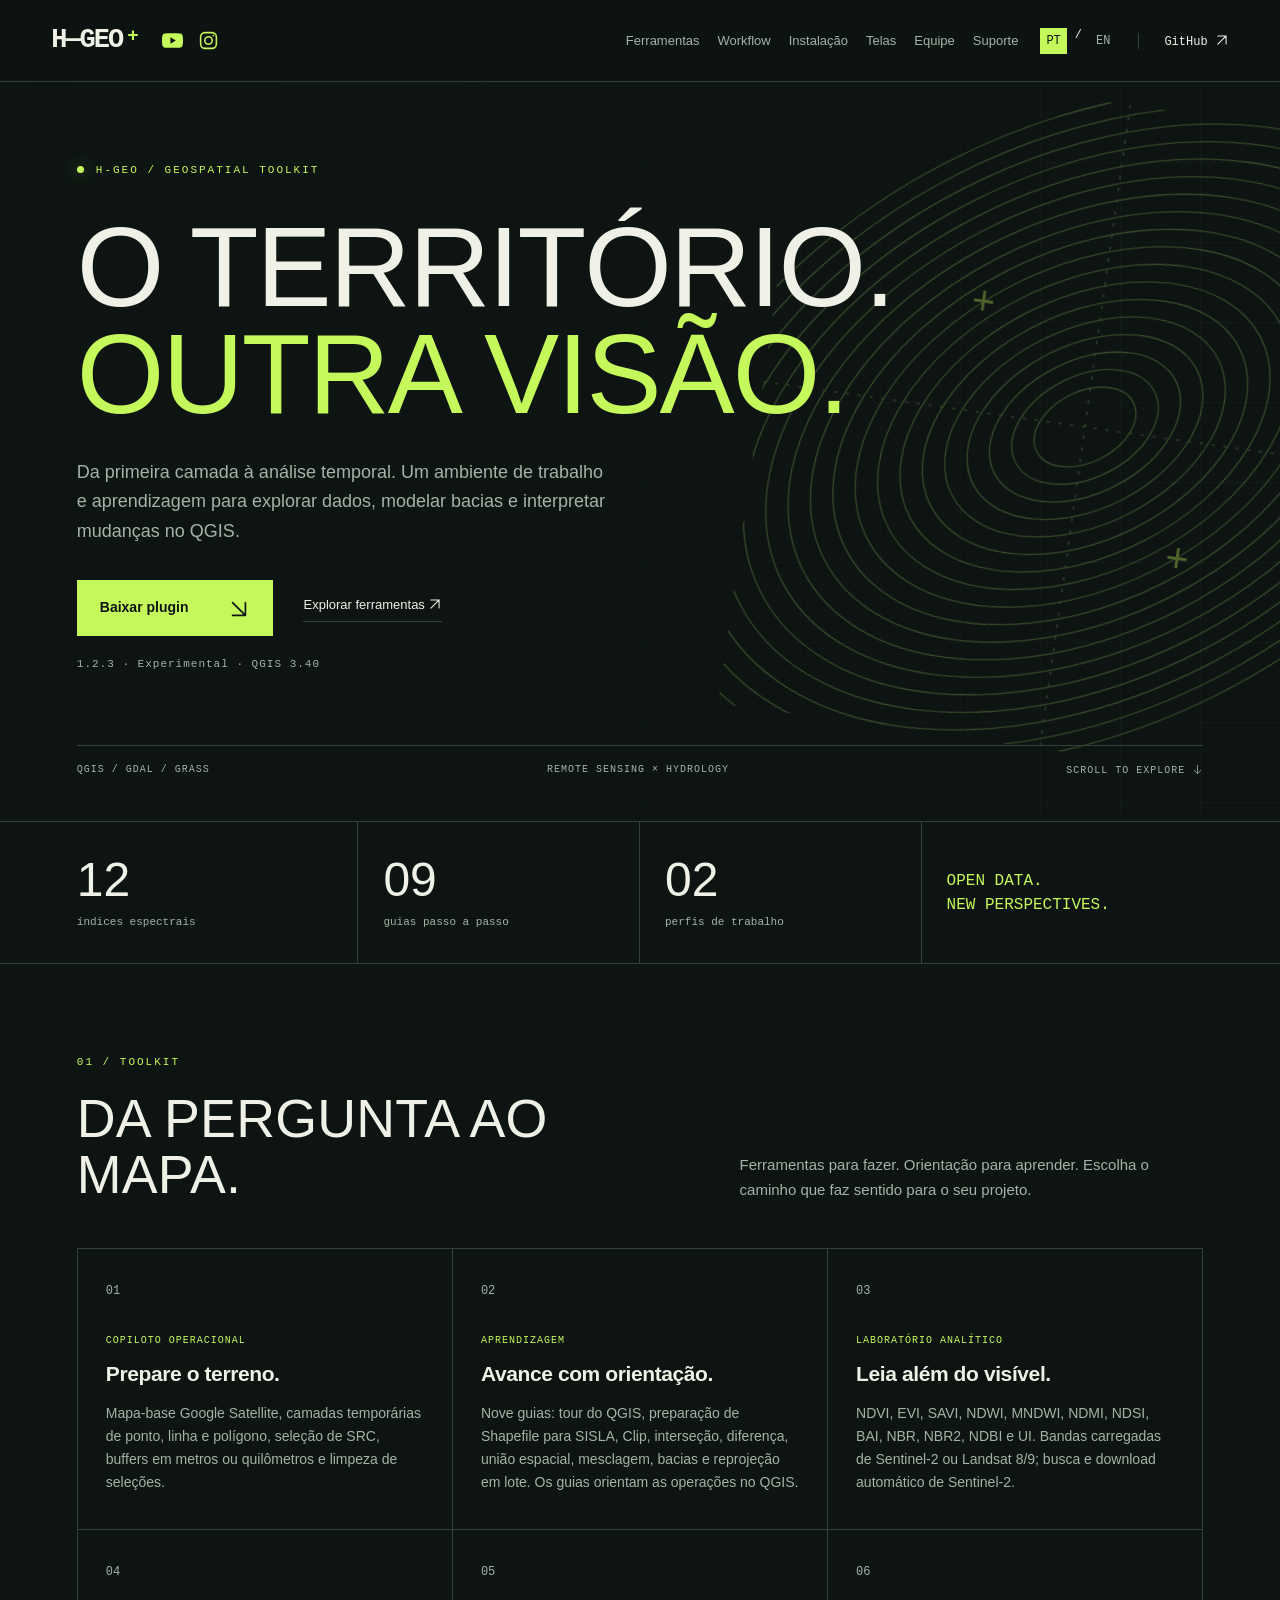
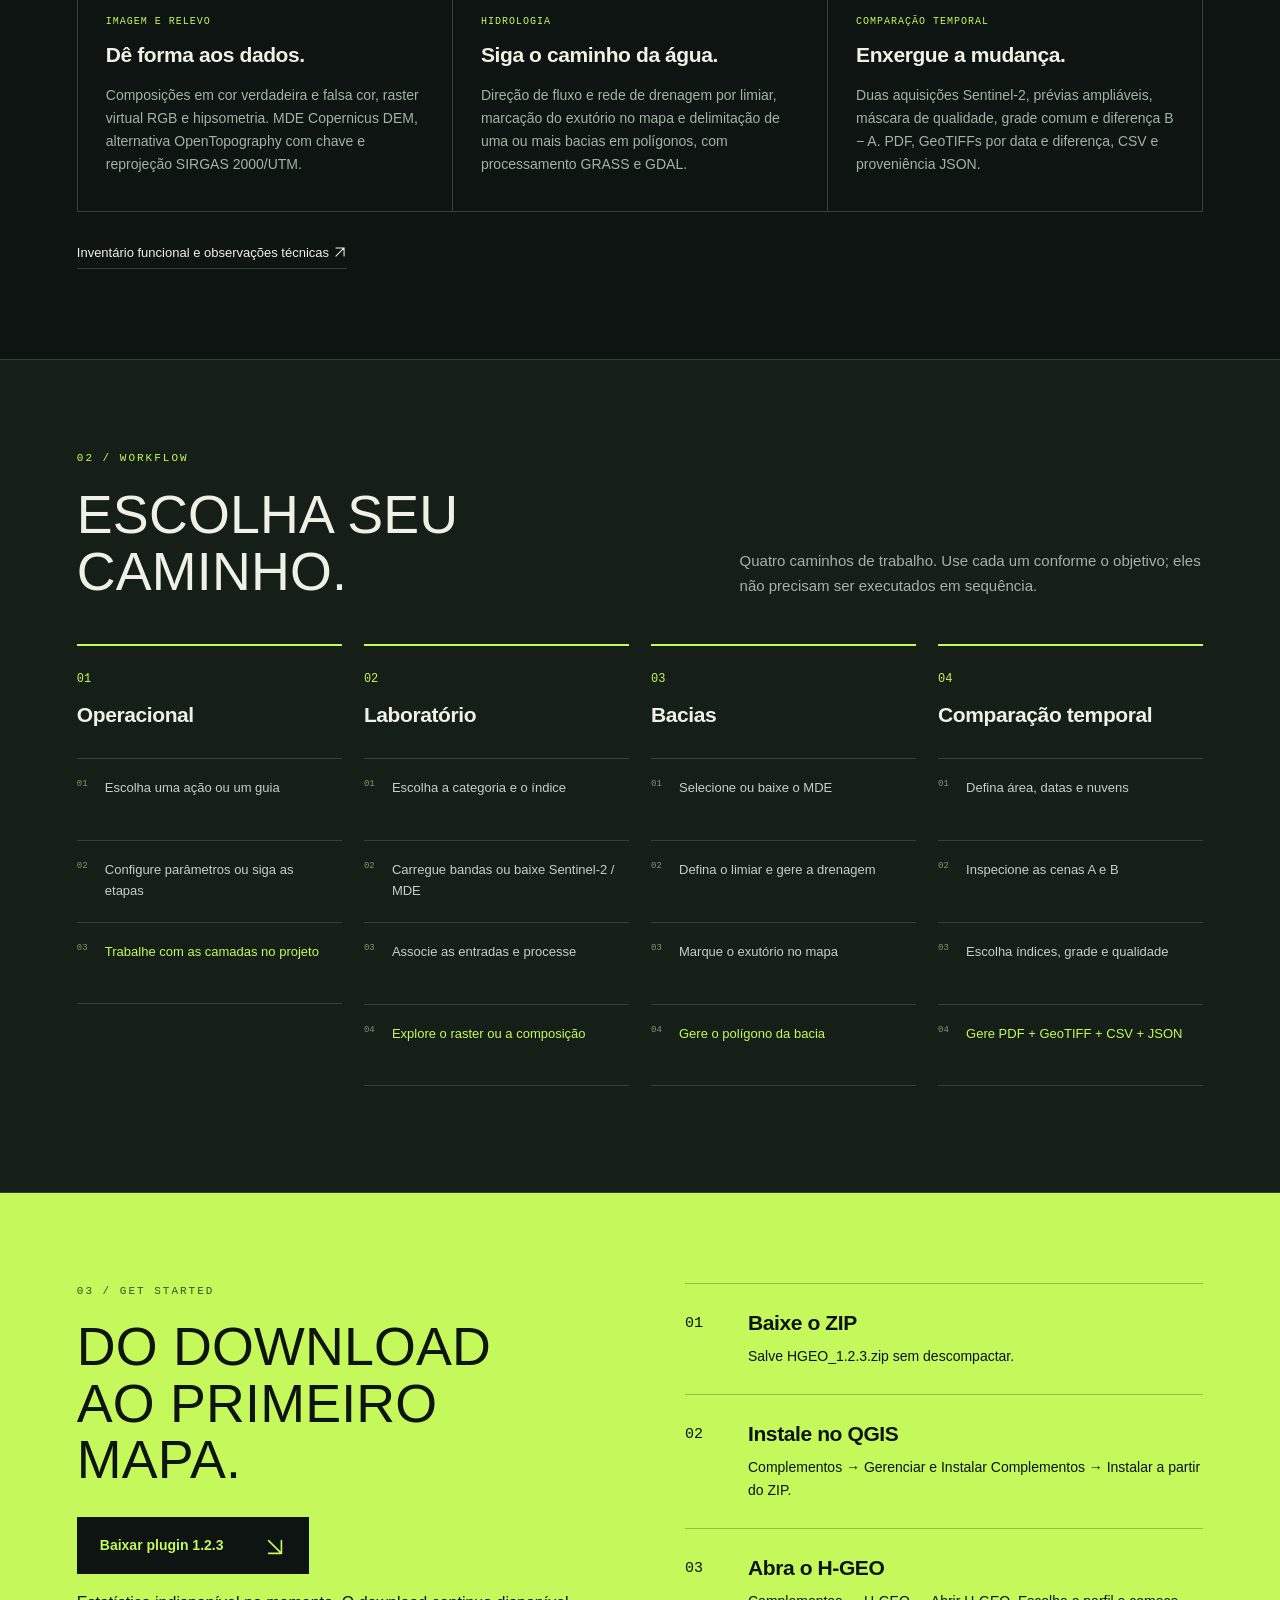
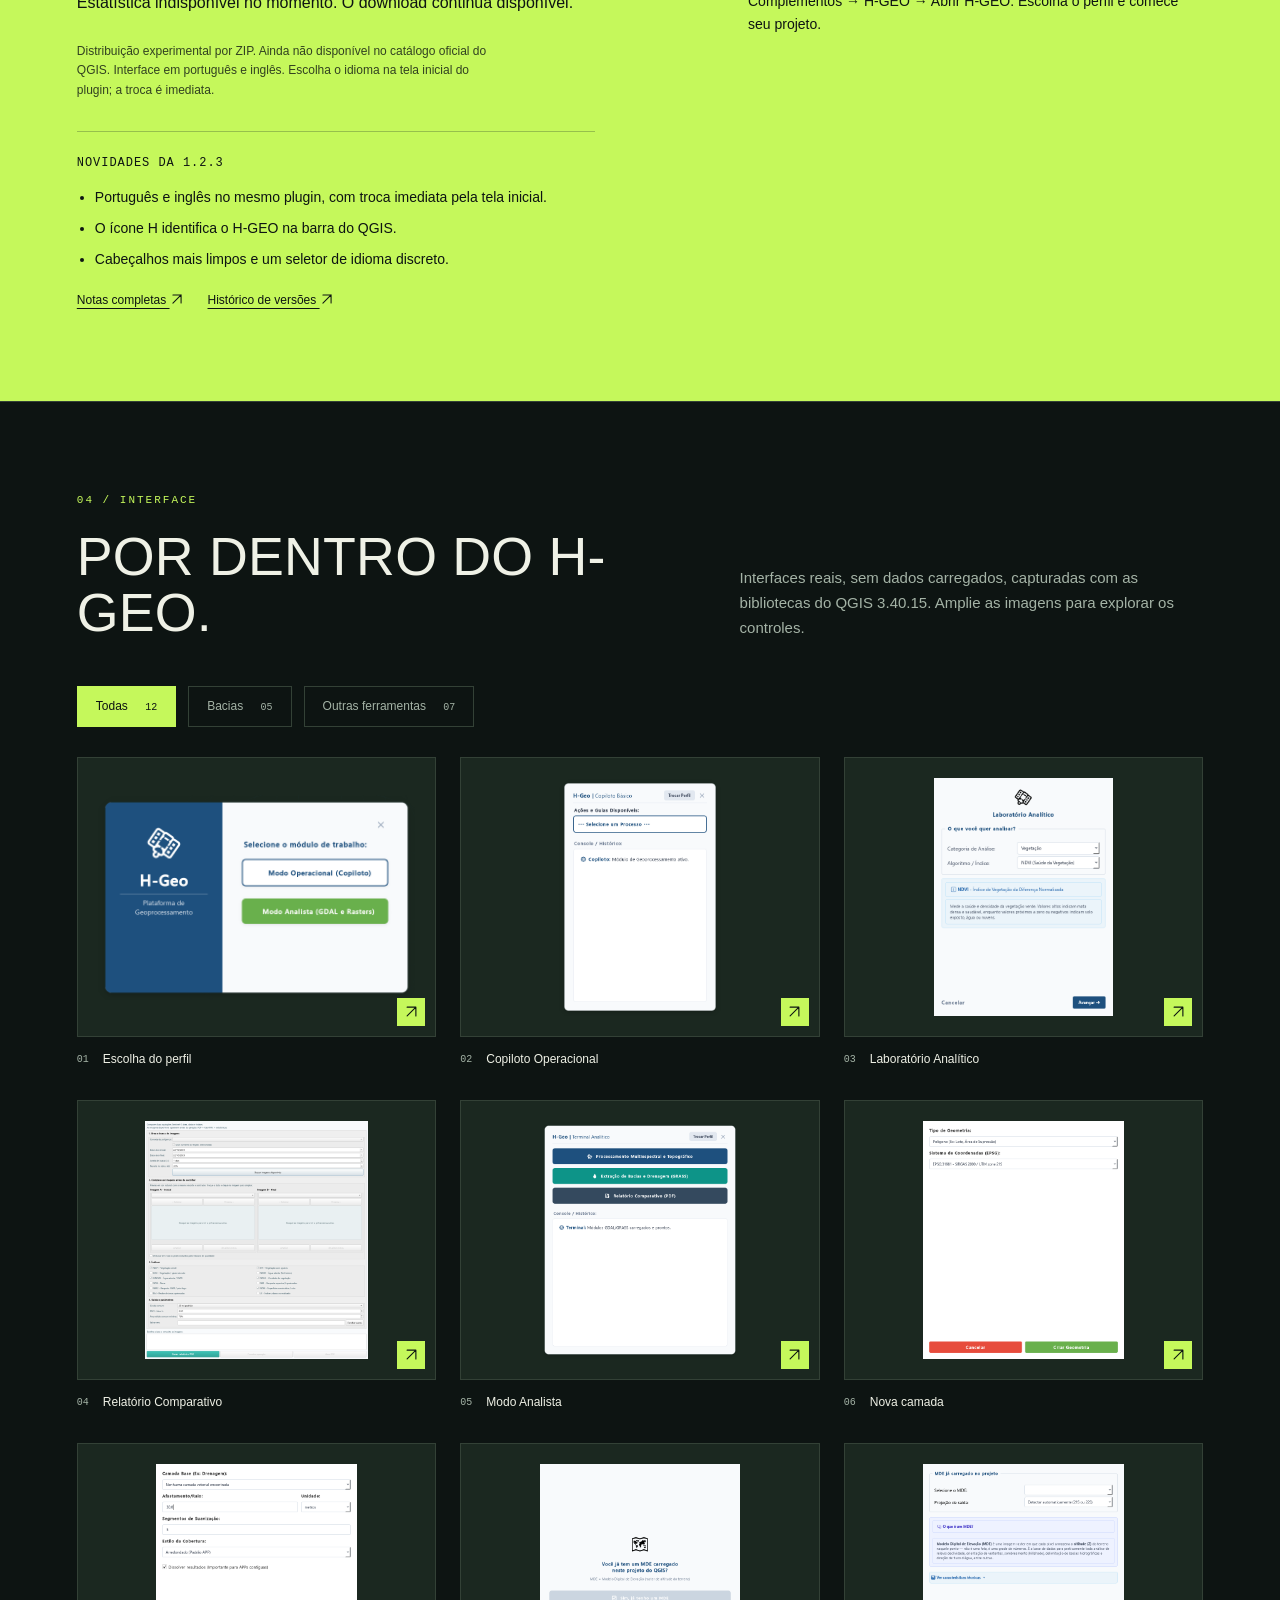
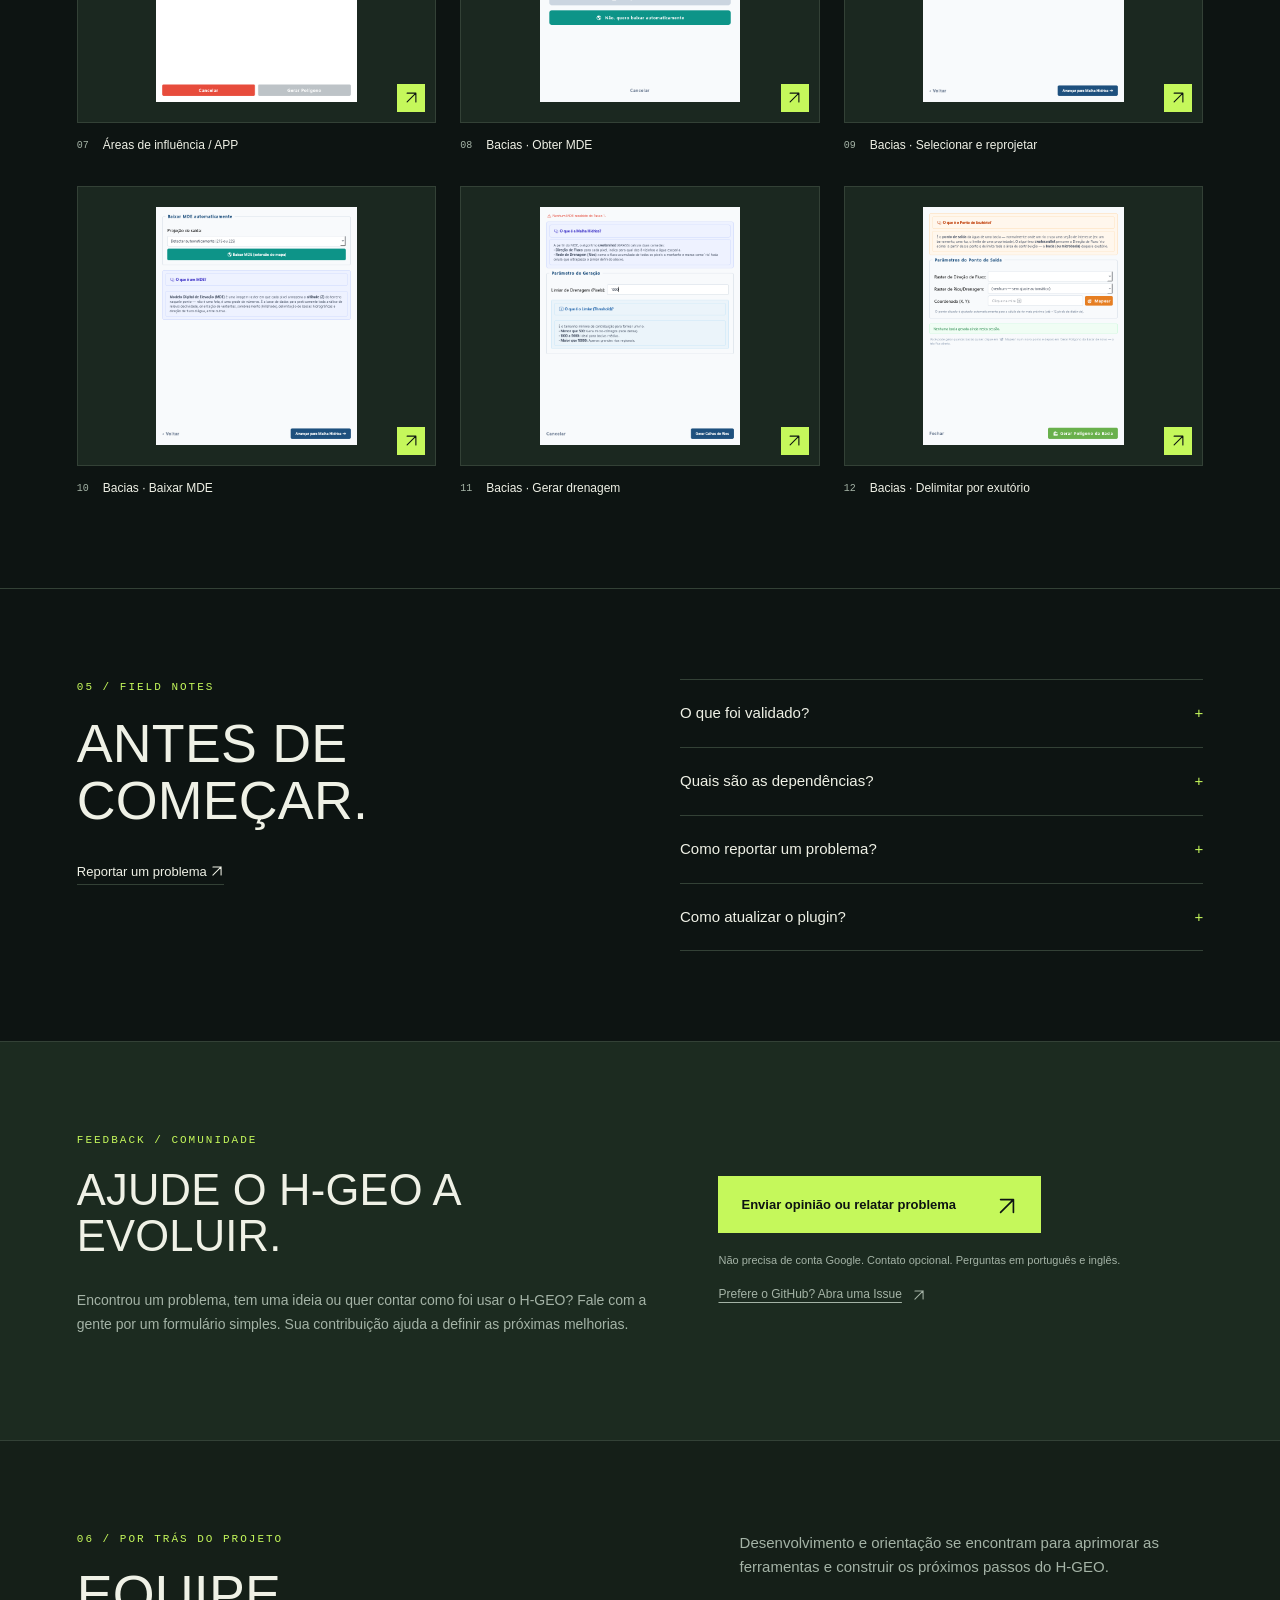
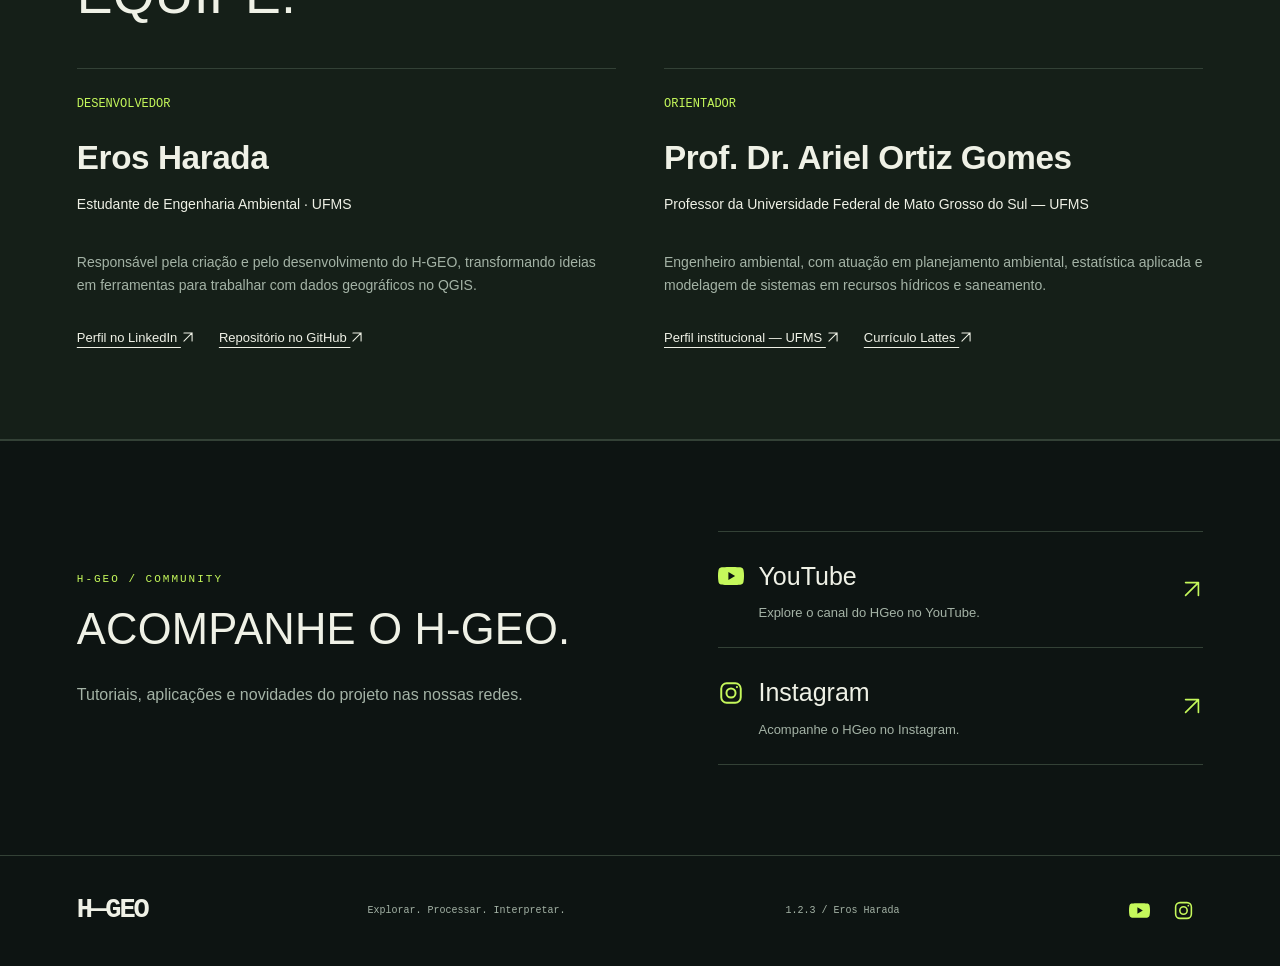
<file: index.html>
<!doctype html><html lang="pt-BR"><head><meta charset="utf-8"><meta name="viewport" content="width=device-width,initial-scale=1"><meta name="description" content="Da primeira camada à análise temporal. Um ambiente de trabalho e aprendizagem para explorar dados, modelar bacias e interpretar mudanças no QGIS."><meta name="theme-color" content="#0d1412"><title>H-GEO — Geotecnologia, sem fronteiras.</title><link rel="alternate" hreflang="pt-BR" href="https://hgeo-qgis.github.io/"><link rel="alternate" hreflang="en" href="https://hgeo-qgis.github.io/en.html"><link rel="stylesheet" href="site.css?v=10"><script src="site.js?v=5" defer></script><link rel="icon" type="image/svg+xml" href="favicon.svg?v=2"><link rel="icon" type="image/png" sizes="64x64" href="favicon.png?v=2"><link rel="apple-touch-icon" href="apple-touch-icon.png"></head><body>
<a class="skip" href="#inicio">Pular para o conteúdo</a><header class="topbar"><div class="header-identity"><a class="brand" href="#inicio">H—GEO<span>+</span></a><div class="header-socials" role="group" aria-label="Redes sociais do HGeo"><a href="https://www.youtube.com/@hgeo-gis" target="_blank" rel="noopener noreferrer" aria-label="YouTube do HGeo (abre em nova aba)" title="YouTube"><svg class="social-icon" viewBox="0 0 24 24" aria-hidden="true" focusable="false"><path fill="currentColor" d="M23.5 6.2a3 3 0 0 0-2.1-2.1C19.5 3.6 12 3.6 12 3.6s-7.5 0-9.4.5A3 3 0 0 0 .5 6.2 31 31 0 0 0 0 12a31 31 0 0 0 .5 5.8 3 3 0 0 0 2.1 2.1c1.9.5 9.4.5 9.4.5s7.5 0 9.4-.5a3 3 0 0 0 2.1-2.1A31 31 0 0 0 24 12a31 31 0 0 0-.5-5.8ZM9.6 15.6V8.4L15.8 12Z"/></svg></a><a href="https://www.instagram.com/hgeo_gis/" target="_blank" rel="noopener noreferrer" aria-label="Instagram do HGeo (abre em nova aba)" title="Instagram"><svg class="social-icon" viewBox="0 0 24 24" aria-hidden="true" focusable="false" fill="none" stroke="currentColor" stroke-width="1.8"><rect x="3" y="3" width="18" height="18" rx="5"/><circle cx="12" cy="12" r="4.2"/><circle cx="17.5" cy="6.5" r="1" fill="currentColor" stroke="none"/></svg></a></div></div><nav aria-label="Navegação principal"><a href="#ferramentas">Ferramentas</a><a href="#workflow">Workflow</a><a href="#instalacao">Instalação</a><a href="#galeria">Telas</a><a href="#autor">Equipe</a><a href="#suporte">Suporte</a></nav><div class="language" aria-label="Language"><a href="index.html" aria-current="page">PT</a><span>/</span><a href="en.html" >EN</a></div><a class="top-git" href="https://github.com/haradaeros-hub/hgeo" aria-label="GitHub">GitHub <svg class="arrow-icon" viewBox="0 0 24 24" aria-hidden="true" focusable="false"><path d="M5 19 19 5M5 5h14v14"/></svg></a></header>
<main><section class="hero" id="inicio"><div class="hero-grid" aria-hidden="true"></div><div class="hero-orbit" aria-hidden="true"><svg viewBox="0 0 600 600"><g fill="none" stroke="currentColor"><ellipse cx="300" cy="300" rx="50" ry="32.5" transform="rotate(-35 300 300)"/><ellipse cx="300" cy="300" rx="72" ry="46.800000000000004" transform="rotate(-35 300 300)"/><ellipse cx="300" cy="300" rx="94" ry="61.1" transform="rotate(-35 300 300)"/><ellipse cx="300" cy="300" rx="116" ry="75.4" transform="rotate(-35 300 300)"/><ellipse cx="300" cy="300" rx="138" ry="89.7" transform="rotate(-35 300 300)"/><ellipse cx="300" cy="300" rx="160" ry="104.0" transform="rotate(-35 300 300)"/><ellipse cx="300" cy="300" rx="182" ry="118.3" transform="rotate(-35 300 300)"/><ellipse cx="300" cy="300" rx="204" ry="132.6" transform="rotate(-35 300 300)"/><ellipse cx="300" cy="300" rx="226" ry="146.9" transform="rotate(-35 300 300)"/><ellipse cx="300" cy="300" rx="248" ry="161.20000000000002" transform="rotate(-35 300 300)"/><ellipse cx="300" cy="300" rx="270" ry="175.5" transform="rotate(-35 300 300)"/><ellipse cx="300" cy="300" rx="292" ry="189.8" transform="rotate(-35 300 300)"/><ellipse cx="300" cy="300" rx="314" ry="204.1" transform="rotate(-35 300 300)"/><ellipse cx="300" cy="300" rx="336" ry="218.4" transform="rotate(-35 300 300)"/><ellipse cx="300" cy="300" rx="358" ry="232.70000000000002" transform="rotate(-35 300 300)"/><ellipse cx="300" cy="300" rx="380" ry="247.0" transform="rotate(-35 300 300)"/><ellipse cx="300" cy="300" rx="402" ry="261.3" transform="rotate(-35 300 300)"/><ellipse cx="300" cy="300" rx="424" ry="275.6" transform="rotate(-35 300 300)"/></g><path d="M300 0V600M0 300H600" stroke="currentColor" stroke-dasharray="3 8"/></svg><span class="cross one">+</span><span class="cross two">+</span></div><div class="hero-body"><div class="eyebrow"><span class="signal"></span>H-GEO / GEOSPATIAL TOOLKIT</div><h1>O TERRITÓRIO.<br><em>OUTRA VISÃO.</em></h1><p class="hero-intro">Da primeira camada à análise temporal. Um ambiente de trabalho e aprendizagem para explorar dados, modelar bacias e interpretar mudanças no QGIS.</p><div class="hero-actions"><a class="button" href="https://github.com/haradaeros-hub/hgeo/releases/download/v1.2.3/HGEO_1.2.3.zip">Baixar plugin <span><svg class="arrow-icon" viewBox="0 0 24 24" aria-hidden="true" focusable="false"><path d="m5 5 14 14M5 19h14V5"/></svg></span></a><a class="text-link" href="#ferramentas">Explorar ferramentas <svg class="arrow-icon" viewBox="0 0 24 24" aria-hidden="true" focusable="false"><path d="M5 19 19 5M5 5h14v14"/></svg></a></div><div class="release">1.2.3 · Experimental · QGIS 3.40</div></div><div class="hero-bottom"><span>QGIS / GDAL / GRASS</span><span>REMOTE SENSING × HYDROLOGY</span><span>SCROLL TO EXPLORE <svg class="arrow-icon" viewBox="0 0 24 24" aria-hidden="true" focusable="false"><path d="M12 3v18m-7-7 7 7 7-7"/></svg></span></div></section>
<div class="metrics"><div><b>12</b><span>índices espectrais</span></div><div><b>09</b><span>guias passo a passo</span></div><div><b>02</b><span>perfis de trabalho</span></div><div class="metric-label">OPEN DATA.<br>NEW PERSPECTIVES.</div></div>
<section class="section" id="ferramentas"><div class="section-head"><div><div class="eyebrow">01 / TOOLKIT</div><h2>DA PERGUNTA AO MAPA.</h2></div><p>Ferramentas para fazer. Orientação para aprender. Escolha o caminho que faz sentido para o seu projeto.</p></div><div class="tool-grid"><article class="tool-card"><span class="card-no">01</span><div class="eyebrow">COPILOTO OPERACIONAL</div><h3>Prepare o terreno.</h3><p>Mapa-base Google Satellite, camadas temporárias de ponto, linha e polígono, seleção de SRC, buffers em metros ou quilômetros e limpeza de seleções.</p></article><article class="tool-card"><span class="card-no">02</span><div class="eyebrow">APRENDIZAGEM</div><h3>Avance com orientação.</h3><p>Nove guias: tour do QGIS, preparação de Shapefile para SISLA, Clip, interseção, diferença, união espacial, mesclagem, bacias e reprojeção em lote. Os guias orientam as operações no QGIS.</p></article><article class="tool-card"><span class="card-no">03</span><div class="eyebrow">LABORATÓRIO ANALÍTICO</div><h3>Leia além do visível.</h3><p>NDVI, EVI, SAVI, NDWI, MNDWI, NDMI, NDSI, BAI, NBR, NBR2, NDBI e UI. Bandas carregadas de Sentinel-2 ou Landsat 8/9; busca e download automático de Sentinel-2.</p></article><article class="tool-card"><span class="card-no">04</span><div class="eyebrow">IMAGEM E RELEVO</div><h3>Dê forma aos dados.</h3><p>Composições em cor verdadeira e falsa cor, raster virtual RGB e hipsometria. MDE Copernicus DEM, alternativa OpenTopography com chave e reprojeção SIRGAS 2000/UTM.</p></article><article class="tool-card"><span class="card-no">05</span><div class="eyebrow">HIDROLOGIA</div><h3>Siga o caminho da água.</h3><p>Direção de fluxo e rede de drenagem por limiar, marcação do exutório no mapa e delimitação de uma ou mais bacias em polígonos, com processamento GRASS e GDAL.</p></article><article class="tool-card"><span class="card-no">06</span><div class="eyebrow">COMPARAÇÃO TEMPORAL</div><h3>Enxergue a mudança.</h3><p>Duas aquisições Sentinel-2, prévias ampliáveis, máscara de qualidade, grade comum e diferença B − A. PDF, GeoTIFFs por data e diferença, CSV e proveniência JSON.</p></article></div><a class="text-link inventory" href="https://github.com/haradaeros-hub/hgeo/blob/main/ESCOPO_HGEO.md">Inventário funcional e observações técnicas <svg class="arrow-icon" viewBox="0 0 24 24" aria-hidden="true" focusable="false"><path d="M5 19 19 5M5 5h14v14"/></svg></a></section>
<section class="section workflow-section" id="workflow"><div class="section-head"><div><div class="eyebrow">02 / WORKFLOW</div><h2>ESCOLHA SEU CAMINHO.</h2></div><p>Quatro caminhos de trabalho. Use cada um conforme o objetivo; eles não precisam ser executados em sequência.</p></div><div class="flow-lanes"><article class="flow-lane"><div class="lane-head"><span>01</span><h3>Operacional</h3></div><ol><li>Escolha uma ação ou um guia</li><li>Configure parâmetros ou siga as etapas</li><li>Trabalhe com as camadas no projeto</li></ol></article><article class="flow-lane"><div class="lane-head"><span>02</span><h3>Laboratório</h3></div><ol><li>Escolha a categoria e o índice</li><li>Carregue bandas ou baixe Sentinel-2 / MDE</li><li>Associe as entradas e processe</li><li>Explore o raster ou a composição</li></ol></article><article class="flow-lane"><div class="lane-head"><span>03</span><h3>Bacias</h3></div><ol><li>Selecione ou baixe o MDE</li><li>Defina o limiar e gere a drenagem</li><li>Marque o exutório no mapa</li><li>Gere o polígono da bacia</li></ol></article><article class="flow-lane"><div class="lane-head"><span>04</span><h3>Comparação temporal</h3></div><ol><li>Defina área, datas e nuvens</li><li>Inspecione as cenas A e B</li><li>Escolha índices, grade e qualidade</li><li>Gere PDF + GeoTIFF + CSV + JSON</li></ol></article></div></section>
<section class="section install-section" id="instalacao"><div><div class="eyebrow">03 / GET STARTED</div><h2>DO DOWNLOAD<br>AO PRIMEIRO MAPA.</h2><a class="button" href="https://github.com/haradaeros-hub/hgeo/releases/download/v1.2.3/HGEO_1.2.3.zip">Baixar plugin 1.2.3 <span><svg class="arrow-icon" viewBox="0 0 24 24" aria-hidden="true" focusable="false"><path d="m5 5 14 14M5 19h14V5"/></svg></span></a><p><span data-download-count aria-live="polite">Downloads: consultando GitHub…</span></p><p class="notice">Distribuição experimental por ZIP. Ainda não disponível no catálogo oficial do QGIS. Interface em português e inglês. Escolha o idioma na tela inicial do plugin; a troca é imediata.</p><div class="release-notes" aria-labelledby="release-notes-title"><h3 id="release-notes-title">NOVIDADES DA 1.2.3</h3><ul><li>Português e inglês no mesmo plugin, com troca imediata pela tela inicial.</li><li>O ícone H identifica o H-GEO na barra do QGIS.</li><li>Cabeçalhos mais limpos e um seletor de idioma discreto.</li></ul><div class="release-notes-links"><a href="https://github.com/haradaeros-hub/hgeo/releases/tag/v1.2.3">Notas completas <svg class="arrow-icon" viewBox="0 0 24 24" aria-hidden="true" focusable="false"><path d="M5 19 19 5M5 5h14v14"/></svg></a><a href="https://github.com/haradaeros-hub/hgeo/releases">Histórico de versões <svg class="arrow-icon" viewBox="0 0 24 24" aria-hidden="true" focusable="false"><path d="M5 19 19 5M5 5h14v14"/></svg></a></div></div></div><div><div class="install-step"><span>01</span><div><h3>Baixe o ZIP</h3><p>Salve HGEO_1.2.3.zip sem descompactar.</p></div></div><div class="install-step"><span>02</span><div><h3>Instale no QGIS</h3><p>Complementos → Gerenciar e Instalar Complementos → Instalar a partir do ZIP.</p></div></div><div class="install-step"><span>03</span><div><h3>Abra o H-GEO</h3><p>Complementos → H-GEO → Abrir H-GEO. Escolha o perfil e comece seu projeto.</p></div></div></div></section>
<section class="section" id="galeria"><div class="section-head"><div><div class="eyebrow">04 / INTERFACE</div><h2>POR DENTRO DO H-GEO.</h2></div><p>Interfaces reais, sem dados carregados, capturadas com as bibliotecas do QGIS 3.40.15. Amplie as imagens para explorar os controles.</p></div><div class="filters" role="group" aria-label="Filtrar telas"><button data-filter="all" aria-pressed="true">Todas <span>12</span></button><button data-filter="basins" aria-pressed="false">Bacias <span>05</span></button><button data-filter="tools" aria-pressed="false">Outras ferramentas <span>07</span></button></div><div class="gallery"><figure data-category="tools"><button class="image-open" data-image="hgeo-boas-vindas.png" data-caption="Escolha do perfil" aria-label="Ampliar: Escolha do perfil"><img src="hgeo-boas-vindas.png" alt="Escolha do perfil" loading="lazy"><span><svg class="arrow-icon" viewBox="0 0 24 24" aria-hidden="true" focusable="false"><path d="M5 19 19 5M5 5h14v14"/></svg></span></button><figcaption><span>01</span>Escolha do perfil</figcaption></figure><figure data-category="tools"><button class="image-open" data-image="hgeo-copiloto.png" data-caption="Copiloto Operacional" aria-label="Ampliar: Copiloto Operacional"><img src="hgeo-copiloto.png" alt="Copiloto Operacional" loading="lazy"><span><svg class="arrow-icon" viewBox="0 0 24 24" aria-hidden="true" focusable="false"><path d="M5 19 19 5M5 5h14v14"/></svg></span></button><figcaption><span>02</span>Copiloto Operacional</figcaption></figure><figure data-category="tools"><button class="image-open" data-image="hgeo-laboratorio.png" data-caption="Laboratório Analítico" aria-label="Ampliar: Laboratório Analítico"><img src="hgeo-laboratorio.png" alt="Laboratório Analítico" loading="lazy"><span><svg class="arrow-icon" viewBox="0 0 24 24" aria-hidden="true" focusable="false"><path d="M5 19 19 5M5 5h14v14"/></svg></span></button><figcaption><span>03</span>Laboratório Analítico</figcaption></figure><figure data-category="tools"><button class="image-open" data-image="hgeo-relatorio.png" data-caption="Relatório Comparativo" aria-label="Ampliar: Relatório Comparativo"><img src="hgeo-relatorio.png" alt="Relatório Comparativo" loading="lazy"><span><svg class="arrow-icon" viewBox="0 0 24 24" aria-hidden="true" focusable="false"><path d="M5 19 19 5M5 5h14v14"/></svg></span></button><figcaption><span>04</span>Relatório Comparativo</figcaption></figure><figure data-category="tools"><button class="image-open" data-image="hgeo-analista.png" data-caption="Modo Analista" aria-label="Ampliar: Modo Analista"><img src="hgeo-analista.png" alt="Modo Analista" loading="lazy"><span><svg class="arrow-icon" viewBox="0 0 24 24" aria-hidden="true" focusable="false"><path d="M5 19 19 5M5 5h14v14"/></svg></span></button><figcaption><span>05</span>Modo Analista</figcaption></figure><figure data-category="tools"><button class="image-open" data-image="hgeo-nova-camada.png" data-caption="Nova camada" aria-label="Ampliar: Nova camada"><img src="hgeo-nova-camada.png" alt="Nova camada" loading="lazy"><span><svg class="arrow-icon" viewBox="0 0 24 24" aria-hidden="true" focusable="false"><path d="M5 19 19 5M5 5h14v14"/></svg></span></button><figcaption><span>06</span>Nova camada</figcaption></figure><figure data-category="tools"><button class="image-open" data-image="hgeo-buffer.png" data-caption="Áreas de influência / APP" aria-label="Ampliar: Áreas de influência / APP"><img src="hgeo-buffer.png" alt="Áreas de influência / APP" loading="lazy"><span><svg class="arrow-icon" viewBox="0 0 24 24" aria-hidden="true" focusable="false"><path d="M5 19 19 5M5 5h14v14"/></svg></span></button><figcaption><span>07</span>Áreas de influência / APP</figcaption></figure><figure data-category="basins"><button class="image-open" data-image="hgeo-bacias-mde.png" data-caption="Bacias · Obter MDE" aria-label="Ampliar: Bacias · Obter MDE"><img src="hgeo-bacias-mde.png" alt="Bacias · Obter MDE" loading="lazy"><span><svg class="arrow-icon" viewBox="0 0 24 24" aria-hidden="true" focusable="false"><path d="M5 19 19 5M5 5h14v14"/></svg></span></button><figcaption><span>08</span>Bacias · Obter MDE</figcaption></figure><figure data-category="basins"><button class="image-open" data-image="hgeo-bacias-selecao-mde.png" data-caption="Bacias · Selecionar e reprojetar" aria-label="Ampliar: Bacias · Selecionar e reprojetar"><img src="hgeo-bacias-selecao-mde.png" alt="Bacias · Selecionar e reprojetar" loading="lazy"><span><svg class="arrow-icon" viewBox="0 0 24 24" aria-hidden="true" focusable="false"><path d="M5 19 19 5M5 5h14v14"/></svg></span></button><figcaption><span>09</span>Bacias · Selecionar e reprojetar</figcaption></figure><figure data-category="basins"><button class="image-open" data-image="hgeo-bacias-download-mde.png" data-caption="Bacias · Baixar MDE" aria-label="Ampliar: Bacias · Baixar MDE"><img src="hgeo-bacias-download-mde.png" alt="Bacias · Baixar MDE" loading="lazy"><span><svg class="arrow-icon" viewBox="0 0 24 24" aria-hidden="true" focusable="false"><path d="M5 19 19 5M5 5h14v14"/></svg></span></button><figcaption><span>10</span>Bacias · Baixar MDE</figcaption></figure><figure data-category="basins"><button class="image-open" data-image="hgeo-bacias-drenagem.png" data-caption="Bacias · Gerar drenagem" aria-label="Ampliar: Bacias · Gerar drenagem"><img src="hgeo-bacias-drenagem.png" alt="Bacias · Gerar drenagem" loading="lazy"><span><svg class="arrow-icon" viewBox="0 0 24 24" aria-hidden="true" focusable="false"><path d="M5 19 19 5M5 5h14v14"/></svg></span></button><figcaption><span>11</span>Bacias · Gerar drenagem</figcaption></figure><figure data-category="basins"><button class="image-open" data-image="hgeo-bacias-exutorio.png" data-caption="Bacias · Delimitar por exutório" aria-label="Ampliar: Bacias · Delimitar por exutório"><img src="hgeo-bacias-exutorio.png" alt="Bacias · Delimitar por exutório" loading="lazy"><span><svg class="arrow-icon" viewBox="0 0 24 24" aria-hidden="true" focusable="false"><path d="M5 19 19 5M5 5h14v14"/></svg></span></button><figcaption><span>12</span>Bacias · Delimitar por exutório</figcaption></figure></div></section>
<section class="section faq-section" id="duvidas"><div><div class="eyebrow">05 / FIELD NOTES</div><h2>ANTES DE COMEÇAR.</h2><a class="text-link" href="https://docs.google.com/forms/d/e/1FAIpQLSfcAPU-I7zAHh_cqHEmuP_-_y_nHHfBtF3z0cK0CkZETaJNEA/viewform" target="_blank" rel="noopener noreferrer">Reportar um problema <svg class="arrow-icon" viewBox="0 0 24 24" aria-hidden="true" focusable="false"><path d="M5 19 19 5M5 5h14v14"/></svg></a></div><div><details><summary>O que foi validado?<span>+</span></summary><p>QGIS 3.40.15: janelas, menus, nove guias e troca de idioma. Os 12 índices foram comparados ao cálculo original com dados sintéticos. Foram gerados relatórios PDF completos nos dois idiomas com entradas sintéticas. Downloads e fluxos GRASS completos com dados reais ainda precisam de validação.</p></details><details><summary>Quais são as dependências?<span>+</span></summary><p>O QGIS e seus provedores de processamento, como GDAL e GRASS, conforme a operação. Downloads exigem internet e cobertura dos serviços. OpenTopography exige chave para o método alternativo.</p></details><details><summary>Como reportar um problema?<span>+</span></summary><p>Use o formulário público de feedback; não precisa de conta Google. Descreva o que aconteceu e, se possível, informe as versões do HGEO/QGIS e os passos para reproduzir. Contato é opcional. As Issues do GitHub continuam disponíveis como alternativa.</p></details><details><summary>Como atualizar o plugin?<span>+</span></summary><p>Aguarde as tarefas terminarem, feche as ferramentas, desative o plugin e instale o novo ZIP pelo gerenciador. Reinicie o QGIS se necessário.</p></details></div></section>
<section class="section support-section" id="suporte"><div><div class="eyebrow">FEEDBACK / COMUNIDADE</div><h2>AJUDE O H-GEO A EVOLUIR.</h2><p>Encontrou um problema, tem uma ideia ou quer contar como foi usar o H-GEO? Fale com a gente por um formulário simples. Sua contribuição ajuda a definir as próximas melhorias.</p></div><div class="feedback-actions"><a class="button" href="https://docs.google.com/forms/d/e/1FAIpQLSfcAPU-I7zAHh_cqHEmuP_-_y_nHHfBtF3z0cK0CkZETaJNEA/viewform" target="_blank" rel="noopener noreferrer">Enviar opinião ou relatar problema <span><svg class="arrow-icon" viewBox="0 0 24 24" aria-hidden="true" focusable="false"><path d="M5 19 19 5M5 5h14v14"/></svg></span></a><p class="support-note">Não precisa de conta Google. Contato opcional. Perguntas em português e inglês.</p><a class="feedback-alternative" href="https://github.com/haradaeros-hub/hgeo/issues/new/choose">Prefere o GitHub? Abra uma Issue <svg class="arrow-icon" viewBox="0 0 24 24" aria-hidden="true" focusable="false"><path d="M5 19 19 5M5 5h14v14"/></svg></a></div></section><section class="section team-section" id="autor" aria-labelledby="team-title">
<div class="section-head"><div><div class="eyebrow">06 / POR TRÁS DO PROJETO</div><h2 id="team-title">EQUIPE.</h2></div><p>Desenvolvimento e orientação se encontram para aprimorar as ferramentas e construir os próximos passos do H-GEO.</p></div>
<div class="team-grid">
<article class="team-member" aria-labelledby="eros-name">
<div class="member-header"><div class="author-role">Desenvolvedor</div></div>
<h3 id="eros-name">Eros Harada</h3>
<p class="member-affiliation">Estudante de Engenharia Ambiental · UFMS</p>
<p>Responsável pela criação e pelo desenvolvimento do H-GEO, transformando ideias em ferramentas para trabalhar com dados geográficos no QGIS.</p>
<div class="author-links"><a href="https://www.linkedin.com/in/eros-gabriel-harada-449836323/">Perfil no LinkedIn <svg class="arrow-icon" viewBox="0 0 24 24" aria-hidden="true" focusable="false"><path d="M5 19 19 5M5 5h14v14"/></svg></a><a href="https://github.com/haradaeros-hub/hgeo">Repositório no GitHub <svg class="arrow-icon" viewBox="0 0 24 24" aria-hidden="true" focusable="false"><path d="M5 19 19 5M5 5h14v14"/></svg></a></div>
</article>
<article class="team-member" aria-labelledby="ariel-name">
<div class="member-header"><div class="author-role">Orientador</div></div>
<h3 id="ariel-name">Prof. Dr. Ariel Ortiz Gomes</h3>
<p class="member-affiliation">Professor da Universidade Federal de Mato Grosso do Sul — UFMS</p>
<p>Engenheiro ambiental, com atuação em planejamento ambiental, estatística aplicada e modelagem de sistemas em recursos hídricos e saneamento.</p>
<div class="author-links"><a href="https://ensino.ufms.br/docentes/view/6591">Perfil institucional — UFMS <svg class="arrow-icon" viewBox="0 0 24 24" aria-hidden="true" focusable="false"><path d="M5 19 19 5M5 5h14v14"/></svg></a><a href="http://lattes.cnpq.br/5235708918971915">Currículo Lattes <svg class="arrow-icon" viewBox="0 0 24 24" aria-hidden="true" focusable="false"><path d="M5 19 19 5M5 5h14v14"/></svg></a></div>
</article>
</div>
</section>
<section class="section social-section" id="redes" aria-labelledby="social-title"><div><div class="eyebrow">H-GEO / COMMUNITY</div><h2 id="social-title">ACOMPANHE O H-GEO.</h2><p>Tutoriais, aplicações e novidades do projeto nas nossas redes.</p></div><nav class="social-links" aria-label="Redes sociais do HGeo"><a href="https://www.youtube.com/@hgeo-gis" target="_blank" rel="noopener noreferrer"><span><strong><svg class="social-icon" viewBox="0 0 24 24" aria-hidden="true" focusable="false"><path fill="currentColor" d="M23.5 6.2a3 3 0 0 0-2.1-2.1C19.5 3.6 12 3.6 12 3.6s-7.5 0-9.4.5A3 3 0 0 0 .5 6.2 31 31 0 0 0 0 12a31 31 0 0 0 .5 5.8 3 3 0 0 0 2.1 2.1c1.9.5 9.4.5 9.4.5s7.5 0 9.4-.5a3 3 0 0 0 2.1-2.1A31 31 0 0 0 24 12a31 31 0 0 0-.5-5.8ZM9.6 15.6V8.4L15.8 12Z"/></svg><span>YouTube</span></strong><small>Explore o canal do HGeo no YouTube.</small></span> <svg class="arrow-icon" viewBox="0 0 24 24" aria-hidden="true" focusable="false"><path d="M5 19 19 5M5 5h14v14"/></svg></a><a href="https://www.instagram.com/hgeo_gis/" target="_blank" rel="noopener noreferrer"><span><strong><svg class="social-icon" viewBox="0 0 24 24" aria-hidden="true" focusable="false" fill="none" stroke="currentColor" stroke-width="1.8"><rect x="3" y="3" width="18" height="18" rx="5"/><circle cx="12" cy="12" r="4.2"/><circle cx="17.5" cy="6.5" r="1" fill="currentColor" stroke="none"/></svg><span>Instagram</span></strong><small>Acompanhe o HGeo no Instagram.</small></span> <svg class="arrow-icon" viewBox="0 0 24 24" aria-hidden="true" focusable="false"><path d="M5 19 19 5M5 5h14v14"/></svg></a></nav></section></main><footer><a class="brand" href="#inicio">H—GEO</a><span>Explorar. Processar. Interpretar.</span><span>1.2.3 / Eros Harada</span><nav class="footer-socials" aria-label="Redes sociais do HGeo"><a href="https://www.youtube.com/@hgeo-gis" target="_blank" rel="noopener noreferrer" aria-label="YouTube do HGeo (abre em nova aba)" title="YouTube"><svg class="social-icon" viewBox="0 0 24 24" aria-hidden="true" focusable="false"><path fill="currentColor" d="M23.5 6.2a3 3 0 0 0-2.1-2.1C19.5 3.6 12 3.6 12 3.6s-7.5 0-9.4.5A3 3 0 0 0 .5 6.2 31 31 0 0 0 0 12a31 31 0 0 0 .5 5.8 3 3 0 0 0 2.1 2.1c1.9.5 9.4.5 9.4.5s7.5 0 9.4-.5a3 3 0 0 0 2.1-2.1A31 31 0 0 0 24 12a31 31 0 0 0-.5-5.8ZM9.6 15.6V8.4L15.8 12Z"/></svg></a><a href="https://www.instagram.com/hgeo_gis/" target="_blank" rel="noopener noreferrer" aria-label="Instagram do HGeo (abre em nova aba)" title="Instagram"><svg class="social-icon" viewBox="0 0 24 24" aria-hidden="true" focusable="false" fill="none" stroke="currentColor" stroke-width="1.8"><rect x="3" y="3" width="18" height="18" rx="5"/><circle cx="12" cy="12" r="4.2"/><circle cx="17.5" cy="6.5" r="1" fill="currentColor" stroke="none"/></svg></a></nav></footer><dialog id="lightbox"><div class="lightbox-bar"><span id="image-caption"></span><button id="close-lightbox" aria-label="Fechar imagem">×</button></div><img id="large-image" alt=""></dialog></body></html>
</file>
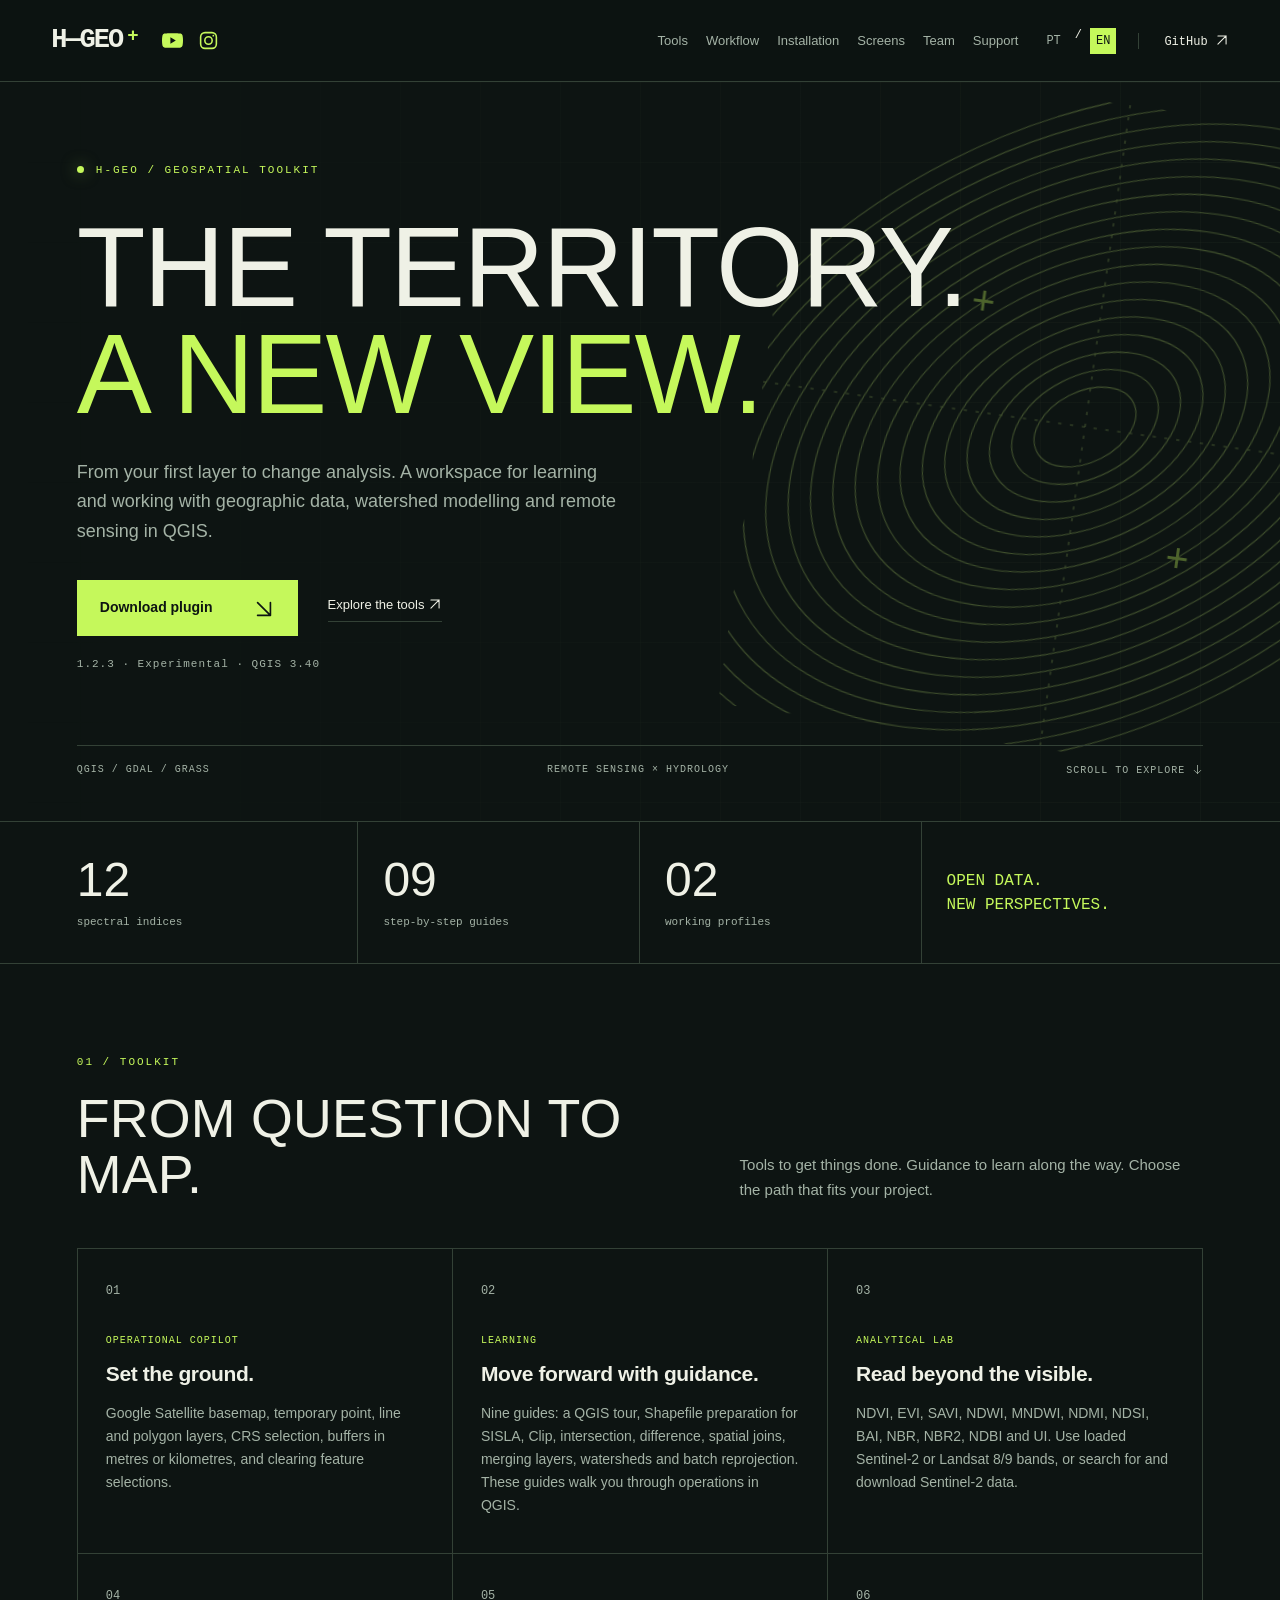
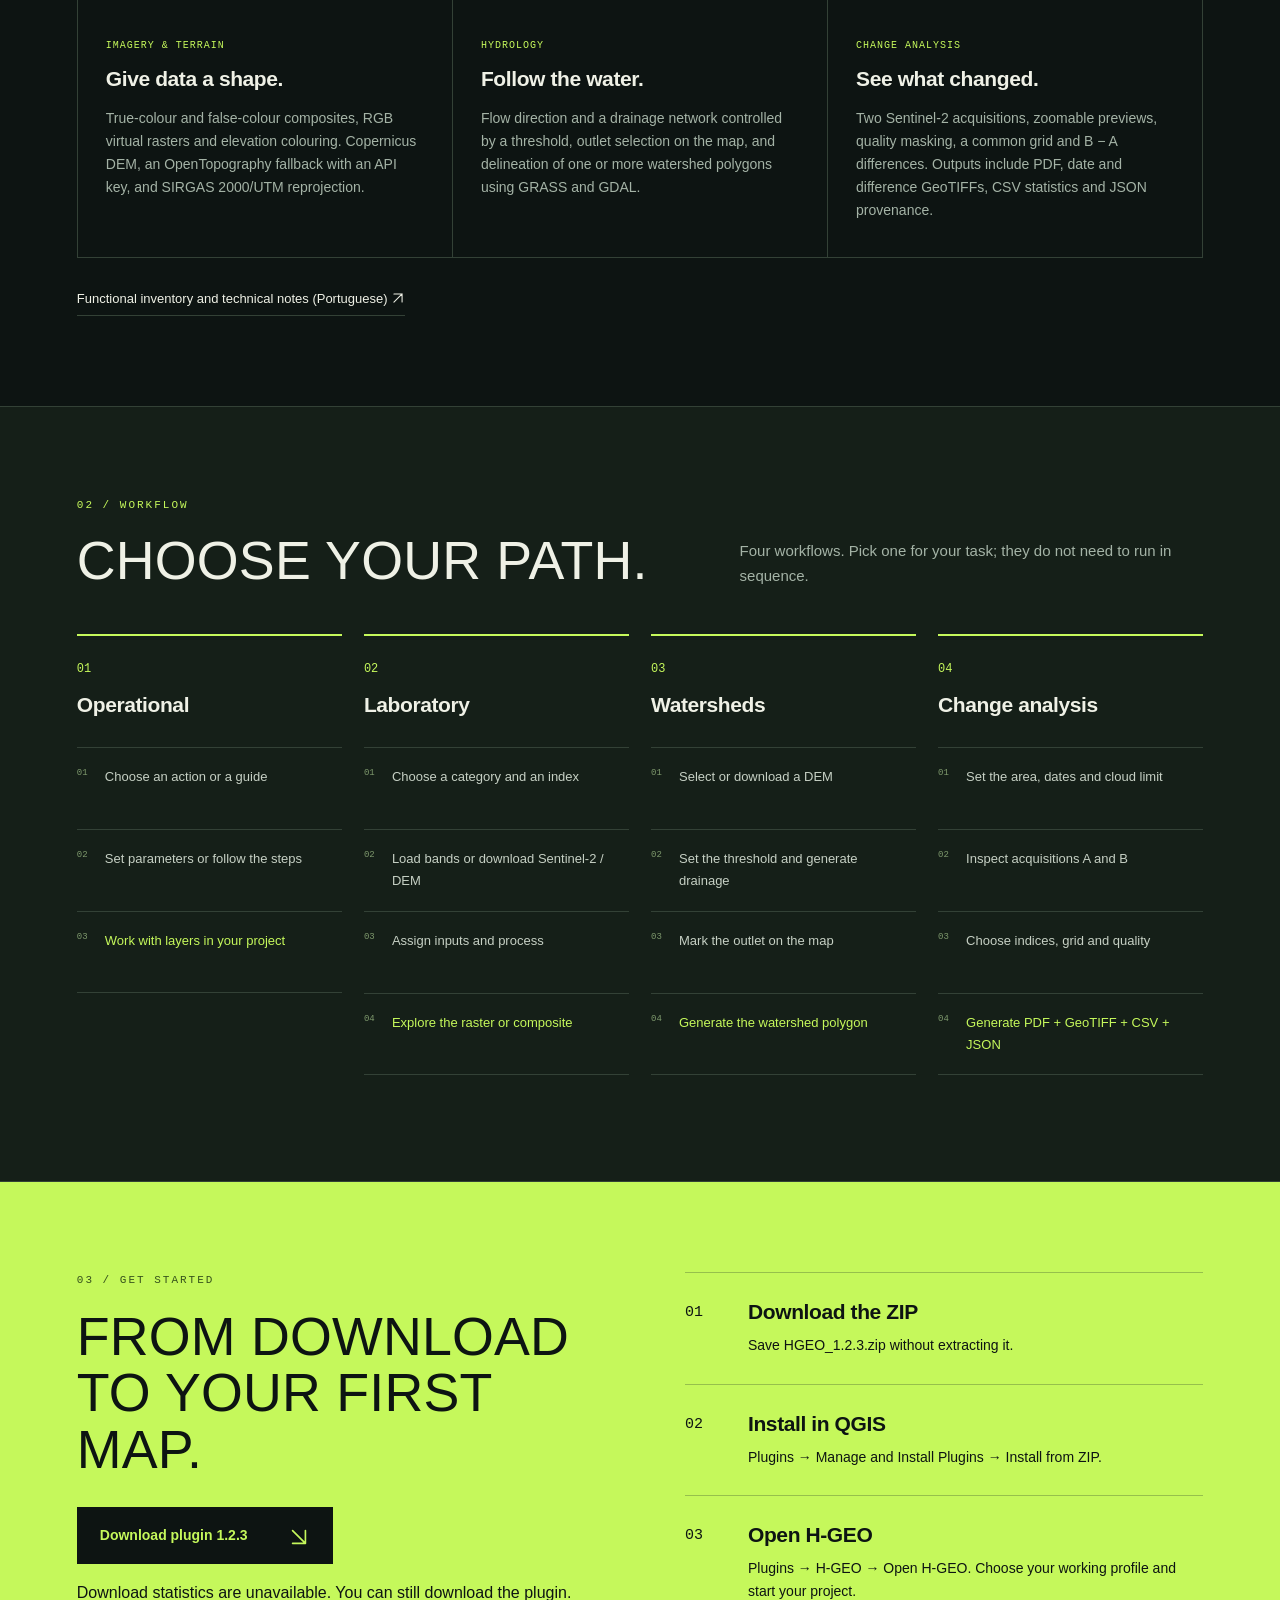
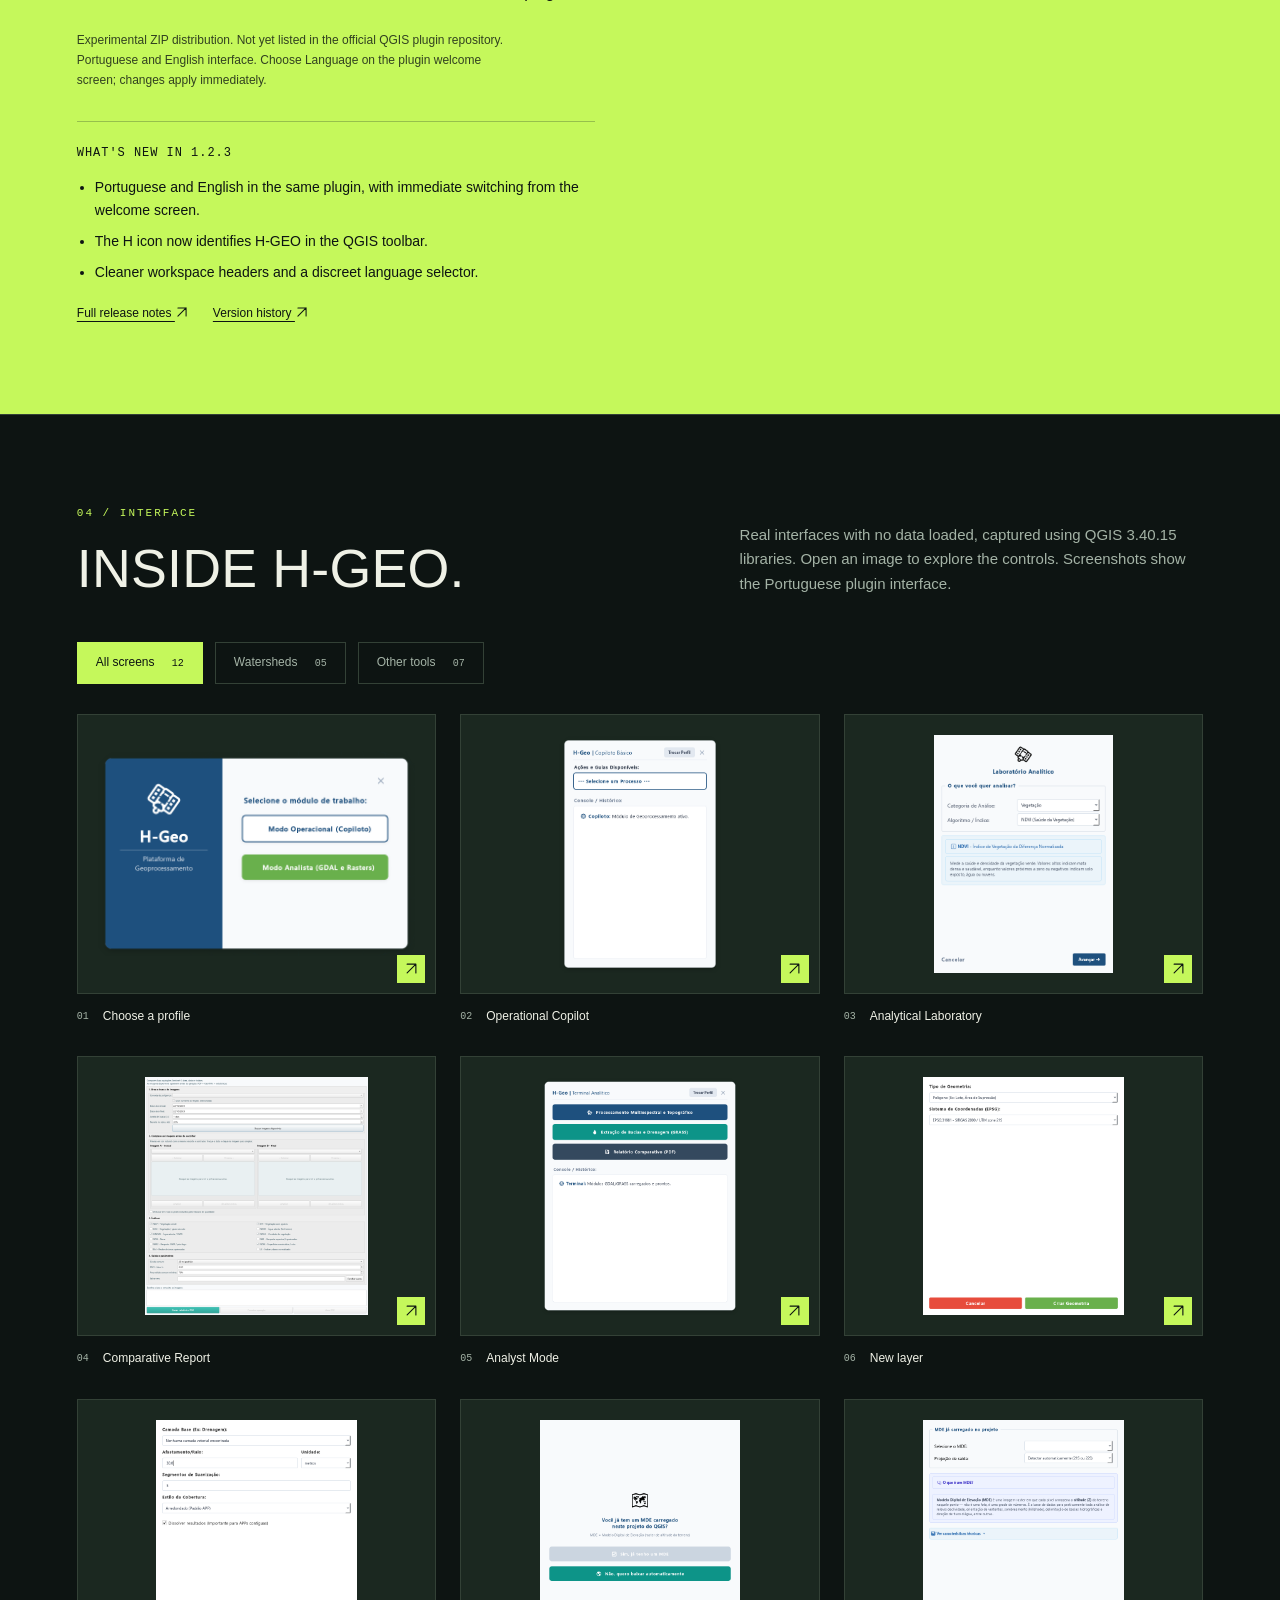
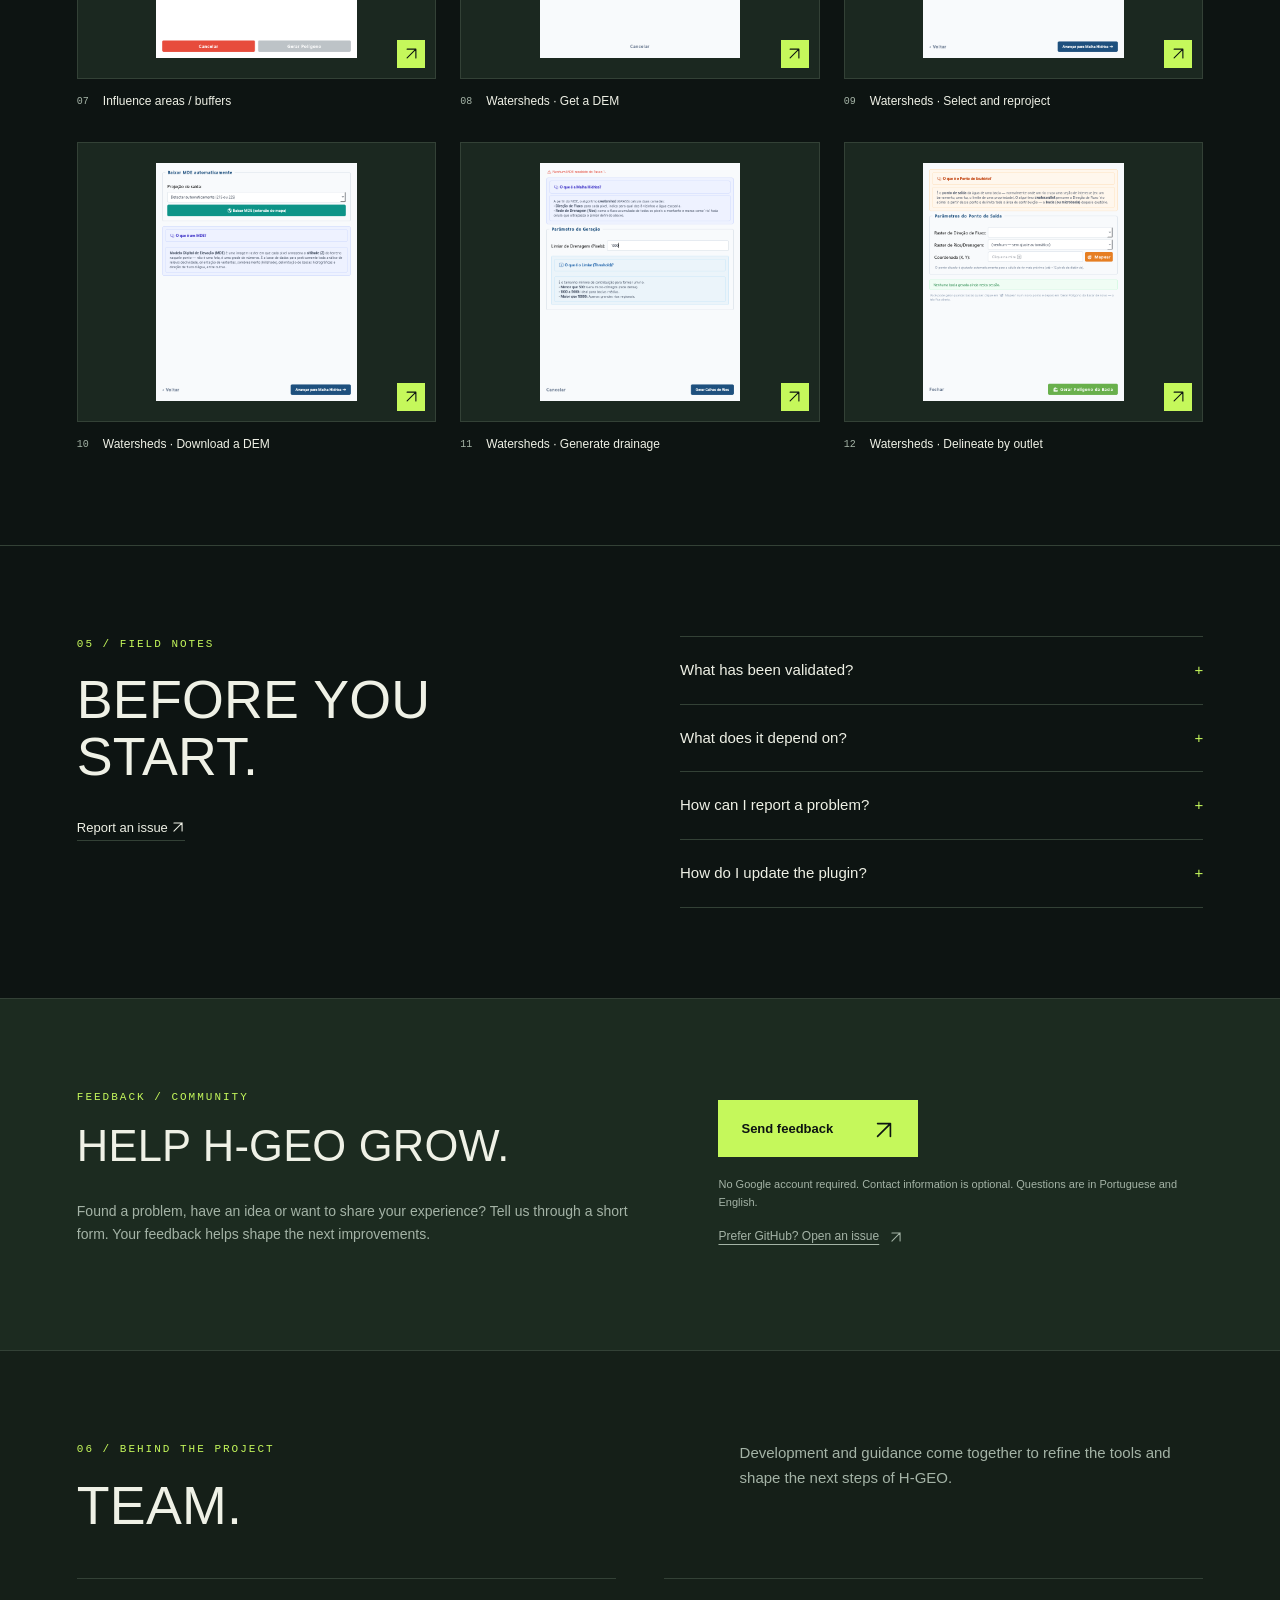
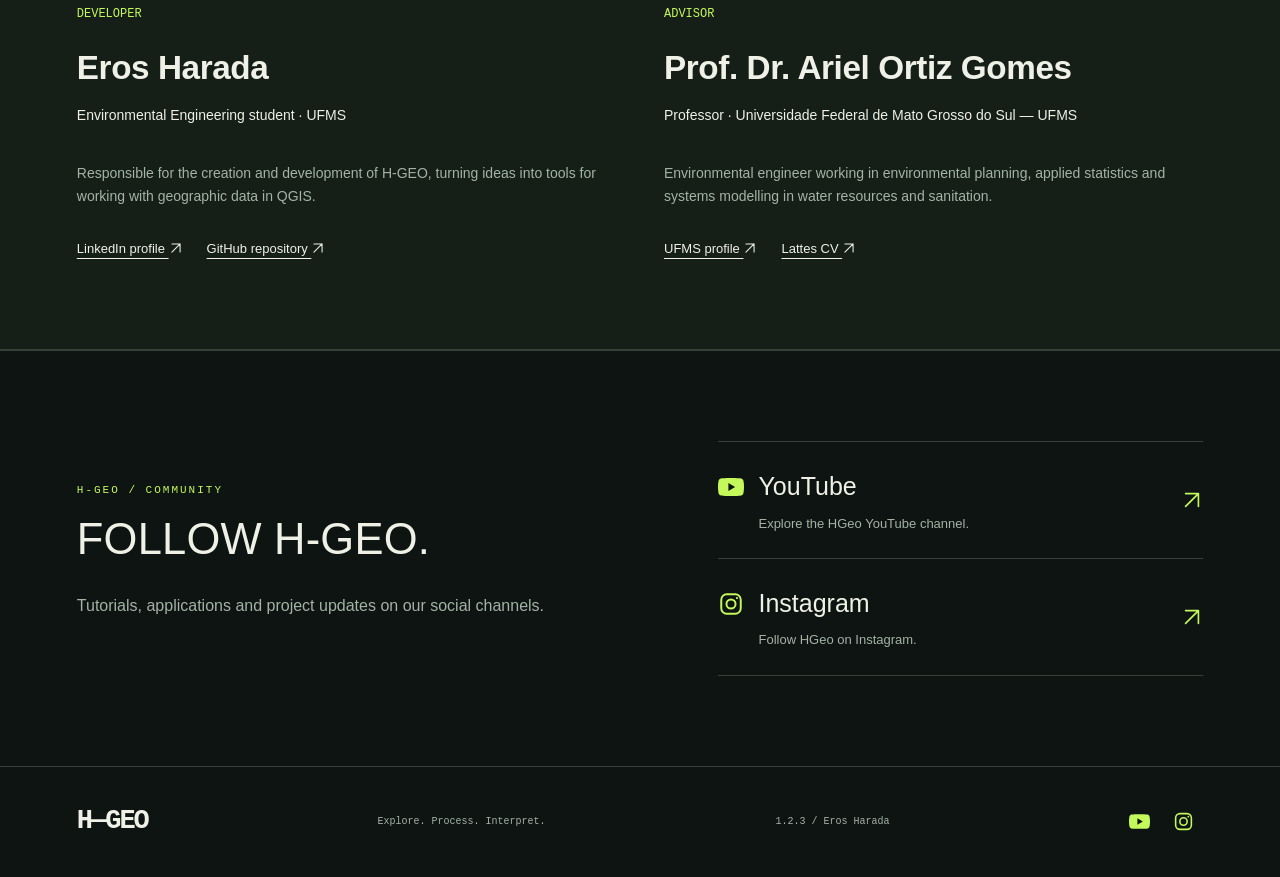
<file: en.html>
<!doctype html><html lang="en"><head><meta charset="utf-8"><meta name="viewport" content="width=device-width,initial-scale=1"><meta name="description" content="From your first layer to change analysis. A workspace for learning and working with geographic data, watershed modelling and remote sensing in QGIS."><meta name="theme-color" content="#0d1412"><title>H-GEO — Geospatial work, beyond boundaries.</title><link rel="alternate" hreflang="pt-BR" href="https://hgeo-qgis.github.io/"><link rel="alternate" hreflang="en" href="https://hgeo-qgis.github.io/en.html"><link rel="stylesheet" href="site.css?v=10"><script src="site.js?v=5" defer></script><link rel="icon" type="image/svg+xml" href="favicon.svg?v=2"><link rel="icon" type="image/png" sizes="64x64" href="favicon.png?v=2"><link rel="apple-touch-icon" href="apple-touch-icon.png"></head><body>
<a class="skip" href="#inicio">Skip to content</a><header class="topbar"><div class="header-identity"><a class="brand" href="#inicio">H—GEO<span>+</span></a><div class="header-socials" role="group" aria-label="HGeo social channels"><a href="https://www.youtube.com/@hgeo-gis" target="_blank" rel="noopener noreferrer" aria-label="YouTube for HGeo (opens in a new tab)" title="YouTube"><svg class="social-icon" viewBox="0 0 24 24" aria-hidden="true" focusable="false"><path fill="currentColor" d="M23.5 6.2a3 3 0 0 0-2.1-2.1C19.5 3.6 12 3.6 12 3.6s-7.5 0-9.4.5A3 3 0 0 0 .5 6.2 31 31 0 0 0 0 12a31 31 0 0 0 .5 5.8 3 3 0 0 0 2.1 2.1c1.9.5 9.4.5 9.4.5s7.5 0 9.4-.5a3 3 0 0 0 2.1-2.1A31 31 0 0 0 24 12a31 31 0 0 0-.5-5.8ZM9.6 15.6V8.4L15.8 12Z"/></svg></a><a href="https://www.instagram.com/hgeo_gis/" target="_blank" rel="noopener noreferrer" aria-label="Instagram for HGeo (opens in a new tab)" title="Instagram"><svg class="social-icon" viewBox="0 0 24 24" aria-hidden="true" focusable="false" fill="none" stroke="currentColor" stroke-width="1.8"><rect x="3" y="3" width="18" height="18" rx="5"/><circle cx="12" cy="12" r="4.2"/><circle cx="17.5" cy="6.5" r="1" fill="currentColor" stroke="none"/></svg></a></div></div><nav aria-label="Main navigation"><a href="#ferramentas">Tools</a><a href="#workflow">Workflow</a><a href="#instalacao">Installation</a><a href="#galeria">Screens</a><a href="#autor">Team</a><a href="#suporte">Support</a></nav><div class="language" aria-label="Language"><a href="index.html" >PT</a><span>/</span><a href="en.html" aria-current="page">EN</a></div><a class="top-git" href="https://github.com/haradaeros-hub/hgeo" aria-label="GitHub">GitHub <svg class="arrow-icon" viewBox="0 0 24 24" aria-hidden="true" focusable="false"><path d="M5 19 19 5M5 5h14v14"/></svg></a></header>
<main><section class="hero" id="inicio"><div class="hero-grid" aria-hidden="true"></div><div class="hero-orbit" aria-hidden="true"><svg viewBox="0 0 600 600"><g fill="none" stroke="currentColor"><ellipse cx="300" cy="300" rx="50" ry="32.5" transform="rotate(-35 300 300)"/><ellipse cx="300" cy="300" rx="72" ry="46.800000000000004" transform="rotate(-35 300 300)"/><ellipse cx="300" cy="300" rx="94" ry="61.1" transform="rotate(-35 300 300)"/><ellipse cx="300" cy="300" rx="116" ry="75.4" transform="rotate(-35 300 300)"/><ellipse cx="300" cy="300" rx="138" ry="89.7" transform="rotate(-35 300 300)"/><ellipse cx="300" cy="300" rx="160" ry="104.0" transform="rotate(-35 300 300)"/><ellipse cx="300" cy="300" rx="182" ry="118.3" transform="rotate(-35 300 300)"/><ellipse cx="300" cy="300" rx="204" ry="132.6" transform="rotate(-35 300 300)"/><ellipse cx="300" cy="300" rx="226" ry="146.9" transform="rotate(-35 300 300)"/><ellipse cx="300" cy="300" rx="248" ry="161.20000000000002" transform="rotate(-35 300 300)"/><ellipse cx="300" cy="300" rx="270" ry="175.5" transform="rotate(-35 300 300)"/><ellipse cx="300" cy="300" rx="292" ry="189.8" transform="rotate(-35 300 300)"/><ellipse cx="300" cy="300" rx="314" ry="204.1" transform="rotate(-35 300 300)"/><ellipse cx="300" cy="300" rx="336" ry="218.4" transform="rotate(-35 300 300)"/><ellipse cx="300" cy="300" rx="358" ry="232.70000000000002" transform="rotate(-35 300 300)"/><ellipse cx="300" cy="300" rx="380" ry="247.0" transform="rotate(-35 300 300)"/><ellipse cx="300" cy="300" rx="402" ry="261.3" transform="rotate(-35 300 300)"/><ellipse cx="300" cy="300" rx="424" ry="275.6" transform="rotate(-35 300 300)"/></g><path d="M300 0V600M0 300H600" stroke="currentColor" stroke-dasharray="3 8"/></svg><span class="cross one">+</span><span class="cross two">+</span></div><div class="hero-body"><div class="eyebrow"><span class="signal"></span>H-GEO / GEOSPATIAL TOOLKIT</div><h1>THE TERRITORY.<br><em>A NEW VIEW.</em></h1><p class="hero-intro">From your first layer to change analysis. A workspace for learning and working with geographic data, watershed modelling and remote sensing in QGIS.</p><div class="hero-actions"><a class="button" href="https://github.com/haradaeros-hub/hgeo/releases/download/v1.2.3/HGEO_1.2.3.zip">Download plugin <span><svg class="arrow-icon" viewBox="0 0 24 24" aria-hidden="true" focusable="false"><path d="m5 5 14 14M5 19h14V5"/></svg></span></a><a class="text-link" href="#ferramentas">Explore the tools <svg class="arrow-icon" viewBox="0 0 24 24" aria-hidden="true" focusable="false"><path d="M5 19 19 5M5 5h14v14"/></svg></a></div><div class="release">1.2.3 · Experimental · QGIS 3.40</div></div><div class="hero-bottom"><span>QGIS / GDAL / GRASS</span><span>REMOTE SENSING × HYDROLOGY</span><span>SCROLL TO EXPLORE <svg class="arrow-icon" viewBox="0 0 24 24" aria-hidden="true" focusable="false"><path d="M12 3v18m-7-7 7 7 7-7"/></svg></span></div></section>
<div class="metrics"><div><b>12</b><span>spectral indices</span></div><div><b>09</b><span>step-by-step guides</span></div><div><b>02</b><span>working profiles</span></div><div class="metric-label">OPEN DATA.<br>NEW PERSPECTIVES.</div></div>
<section class="section" id="ferramentas"><div class="section-head"><div><div class="eyebrow">01 / TOOLKIT</div><h2>FROM QUESTION TO MAP.</h2></div><p>Tools to get things done. Guidance to learn along the way. Choose the path that fits your project.</p></div><div class="tool-grid"><article class="tool-card"><span class="card-no">01</span><div class="eyebrow">OPERATIONAL COPILOT</div><h3>Set the ground.</h3><p>Google Satellite basemap, temporary point, line and polygon layers, CRS selection, buffers in metres or kilometres, and clearing feature selections.</p></article><article class="tool-card"><span class="card-no">02</span><div class="eyebrow">LEARNING</div><h3>Move forward with guidance.</h3><p>Nine guides: a QGIS tour, Shapefile preparation for SISLA, Clip, intersection, difference, spatial joins, merging layers, watersheds and batch reprojection. These guides walk you through operations in QGIS.</p></article><article class="tool-card"><span class="card-no">03</span><div class="eyebrow">ANALYTICAL LAB</div><h3>Read beyond the visible.</h3><p>NDVI, EVI, SAVI, NDWI, MNDWI, NDMI, NDSI, BAI, NBR, NBR2, NDBI and UI. Use loaded Sentinel-2 or Landsat 8/9 bands, or search for and download Sentinel-2 data.</p></article><article class="tool-card"><span class="card-no">04</span><div class="eyebrow">IMAGERY & TERRAIN</div><h3>Give data a shape.</h3><p>True-colour and false-colour composites, RGB virtual rasters and elevation colouring. Copernicus DEM, an OpenTopography fallback with an API key, and SIRGAS 2000/UTM reprojection.</p></article><article class="tool-card"><span class="card-no">05</span><div class="eyebrow">HYDROLOGY</div><h3>Follow the water.</h3><p>Flow direction and a drainage network controlled by a threshold, outlet selection on the map, and delineation of one or more watershed polygons using GRASS and GDAL.</p></article><article class="tool-card"><span class="card-no">06</span><div class="eyebrow">CHANGE ANALYSIS</div><h3>See what changed.</h3><p>Two Sentinel-2 acquisitions, zoomable previews, quality masking, a common grid and B − A differences. Outputs include PDF, date and difference GeoTIFFs, CSV statistics and JSON provenance.</p></article></div><a class="text-link inventory" href="https://github.com/haradaeros-hub/hgeo/blob/main/ESCOPO_HGEO.md">Functional inventory and technical notes (Portuguese) <svg class="arrow-icon" viewBox="0 0 24 24" aria-hidden="true" focusable="false"><path d="M5 19 19 5M5 5h14v14"/></svg></a></section>
<section class="section workflow-section" id="workflow"><div class="section-head"><div><div class="eyebrow">02 / WORKFLOW</div><h2>CHOOSE YOUR PATH.</h2></div><p>Four workflows. Pick one for your task; they do not need to run in sequence.</p></div><div class="flow-lanes"><article class="flow-lane"><div class="lane-head"><span>01</span><h3>Operational</h3></div><ol><li>Choose an action or a guide</li><li>Set parameters or follow the steps</li><li>Work with layers in your project</li></ol></article><article class="flow-lane"><div class="lane-head"><span>02</span><h3>Laboratory</h3></div><ol><li>Choose a category and an index</li><li>Load bands or download Sentinel-2 / DEM</li><li>Assign inputs and process</li><li>Explore the raster or composite</li></ol></article><article class="flow-lane"><div class="lane-head"><span>03</span><h3>Watersheds</h3></div><ol><li>Select or download a DEM</li><li>Set the threshold and generate drainage</li><li>Mark the outlet on the map</li><li>Generate the watershed polygon</li></ol></article><article class="flow-lane"><div class="lane-head"><span>04</span><h3>Change analysis</h3></div><ol><li>Set the area, dates and cloud limit</li><li>Inspect acquisitions A and B</li><li>Choose indices, grid and quality</li><li>Generate PDF + GeoTIFF + CSV + JSON</li></ol></article></div></section>
<section class="section install-section" id="instalacao"><div><div class="eyebrow">03 / GET STARTED</div><h2>FROM DOWNLOAD<br>TO YOUR FIRST MAP.</h2><a class="button" href="https://github.com/haradaeros-hub/hgeo/releases/download/v1.2.3/HGEO_1.2.3.zip">Download plugin 1.2.3 <span><svg class="arrow-icon" viewBox="0 0 24 24" aria-hidden="true" focusable="false"><path d="m5 5 14 14M5 19h14V5"/></svg></span></a><p><span data-download-count aria-live="polite">Downloads: checking GitHub…</span></p><p class="notice">Experimental ZIP distribution. Not yet listed in the official QGIS plugin repository. Portuguese and English interface. Choose Language on the plugin welcome screen; changes apply immediately.</p><div class="release-notes" aria-labelledby="release-notes-title"><h3 id="release-notes-title">WHAT'S NEW IN 1.2.3</h3><ul><li>Portuguese and English in the same plugin, with immediate switching from the welcome screen.</li><li>The H icon now identifies H-GEO in the QGIS toolbar.</li><li>Cleaner workspace headers and a discreet language selector.</li></ul><div class="release-notes-links"><a href="https://github.com/haradaeros-hub/hgeo/releases/tag/v1.2.3">Full release notes <svg class="arrow-icon" viewBox="0 0 24 24" aria-hidden="true" focusable="false"><path d="M5 19 19 5M5 5h14v14"/></svg></a><a href="https://github.com/haradaeros-hub/hgeo/releases">Version history <svg class="arrow-icon" viewBox="0 0 24 24" aria-hidden="true" focusable="false"><path d="M5 19 19 5M5 5h14v14"/></svg></a></div></div></div><div><div class="install-step"><span>01</span><div><h3>Download the ZIP</h3><p>Save HGEO_1.2.3.zip without extracting it.</p></div></div><div class="install-step"><span>02</span><div><h3>Install in QGIS</h3><p>Plugins → Manage and Install Plugins → Install from ZIP.</p></div></div><div class="install-step"><span>03</span><div><h3>Open H-GEO</h3><p>Plugins → H-GEO → Open H-GEO. Choose your working profile and start your project.</p></div></div></div></section>
<section class="section" id="galeria"><div class="section-head"><div><div class="eyebrow">04 / INTERFACE</div><h2>INSIDE H-GEO.</h2></div><p>Real interfaces with no data loaded, captured using QGIS 3.40.15 libraries. Open an image to explore the controls. Screenshots show the Portuguese plugin interface.</p></div><div class="filters" role="group" aria-label="Filter screenshots"><button data-filter="all" aria-pressed="true">All screens <span>12</span></button><button data-filter="basins" aria-pressed="false">Watersheds <span>05</span></button><button data-filter="tools" aria-pressed="false">Other tools <span>07</span></button></div><div class="gallery"><figure data-category="tools"><button class="image-open" data-image="hgeo-boas-vindas.png" data-caption="Choose a profile" aria-label="Enlarge: Choose a profile"><img src="hgeo-boas-vindas.png" alt="Choose a profile" loading="lazy"><span><svg class="arrow-icon" viewBox="0 0 24 24" aria-hidden="true" focusable="false"><path d="M5 19 19 5M5 5h14v14"/></svg></span></button><figcaption><span>01</span>Choose a profile</figcaption></figure><figure data-category="tools"><button class="image-open" data-image="hgeo-copiloto.png" data-caption="Operational Copilot" aria-label="Enlarge: Operational Copilot"><img src="hgeo-copiloto.png" alt="Operational Copilot" loading="lazy"><span><svg class="arrow-icon" viewBox="0 0 24 24" aria-hidden="true" focusable="false"><path d="M5 19 19 5M5 5h14v14"/></svg></span></button><figcaption><span>02</span>Operational Copilot</figcaption></figure><figure data-category="tools"><button class="image-open" data-image="hgeo-laboratorio.png" data-caption="Analytical Laboratory" aria-label="Enlarge: Analytical Laboratory"><img src="hgeo-laboratorio.png" alt="Analytical Laboratory" loading="lazy"><span><svg class="arrow-icon" viewBox="0 0 24 24" aria-hidden="true" focusable="false"><path d="M5 19 19 5M5 5h14v14"/></svg></span></button><figcaption><span>03</span>Analytical Laboratory</figcaption></figure><figure data-category="tools"><button class="image-open" data-image="hgeo-relatorio.png" data-caption="Comparative Report" aria-label="Enlarge: Comparative Report"><img src="hgeo-relatorio.png" alt="Comparative Report" loading="lazy"><span><svg class="arrow-icon" viewBox="0 0 24 24" aria-hidden="true" focusable="false"><path d="M5 19 19 5M5 5h14v14"/></svg></span></button><figcaption><span>04</span>Comparative Report</figcaption></figure><figure data-category="tools"><button class="image-open" data-image="hgeo-analista.png" data-caption="Analyst Mode" aria-label="Enlarge: Analyst Mode"><img src="hgeo-analista.png" alt="Analyst Mode" loading="lazy"><span><svg class="arrow-icon" viewBox="0 0 24 24" aria-hidden="true" focusable="false"><path d="M5 19 19 5M5 5h14v14"/></svg></span></button><figcaption><span>05</span>Analyst Mode</figcaption></figure><figure data-category="tools"><button class="image-open" data-image="hgeo-nova-camada.png" data-caption="New layer" aria-label="Enlarge: New layer"><img src="hgeo-nova-camada.png" alt="New layer" loading="lazy"><span><svg class="arrow-icon" viewBox="0 0 24 24" aria-hidden="true" focusable="false"><path d="M5 19 19 5M5 5h14v14"/></svg></span></button><figcaption><span>06</span>New layer</figcaption></figure><figure data-category="tools"><button class="image-open" data-image="hgeo-buffer.png" data-caption="Influence areas / buffers" aria-label="Enlarge: Influence areas / buffers"><img src="hgeo-buffer.png" alt="Influence areas / buffers" loading="lazy"><span><svg class="arrow-icon" viewBox="0 0 24 24" aria-hidden="true" focusable="false"><path d="M5 19 19 5M5 5h14v14"/></svg></span></button><figcaption><span>07</span>Influence areas / buffers</figcaption></figure><figure data-category="basins"><button class="image-open" data-image="hgeo-bacias-mde.png" data-caption="Watersheds · Get a DEM" aria-label="Enlarge: Watersheds · Get a DEM"><img src="hgeo-bacias-mde.png" alt="Watersheds · Get a DEM" loading="lazy"><span><svg class="arrow-icon" viewBox="0 0 24 24" aria-hidden="true" focusable="false"><path d="M5 19 19 5M5 5h14v14"/></svg></span></button><figcaption><span>08</span>Watersheds · Get a DEM</figcaption></figure><figure data-category="basins"><button class="image-open" data-image="hgeo-bacias-selecao-mde.png" data-caption="Watersheds · Select and reproject" aria-label="Enlarge: Watersheds · Select and reproject"><img src="hgeo-bacias-selecao-mde.png" alt="Watersheds · Select and reproject" loading="lazy"><span><svg class="arrow-icon" viewBox="0 0 24 24" aria-hidden="true" focusable="false"><path d="M5 19 19 5M5 5h14v14"/></svg></span></button><figcaption><span>09</span>Watersheds · Select and reproject</figcaption></figure><figure data-category="basins"><button class="image-open" data-image="hgeo-bacias-download-mde.png" data-caption="Watersheds · Download a DEM" aria-label="Enlarge: Watersheds · Download a DEM"><img src="hgeo-bacias-download-mde.png" alt="Watersheds · Download a DEM" loading="lazy"><span><svg class="arrow-icon" viewBox="0 0 24 24" aria-hidden="true" focusable="false"><path d="M5 19 19 5M5 5h14v14"/></svg></span></button><figcaption><span>10</span>Watersheds · Download a DEM</figcaption></figure><figure data-category="basins"><button class="image-open" data-image="hgeo-bacias-drenagem.png" data-caption="Watersheds · Generate drainage" aria-label="Enlarge: Watersheds · Generate drainage"><img src="hgeo-bacias-drenagem.png" alt="Watersheds · Generate drainage" loading="lazy"><span><svg class="arrow-icon" viewBox="0 0 24 24" aria-hidden="true" focusable="false"><path d="M5 19 19 5M5 5h14v14"/></svg></span></button><figcaption><span>11</span>Watersheds · Generate drainage</figcaption></figure><figure data-category="basins"><button class="image-open" data-image="hgeo-bacias-exutorio.png" data-caption="Watersheds · Delineate by outlet" aria-label="Enlarge: Watersheds · Delineate by outlet"><img src="hgeo-bacias-exutorio.png" alt="Watersheds · Delineate by outlet" loading="lazy"><span><svg class="arrow-icon" viewBox="0 0 24 24" aria-hidden="true" focusable="false"><path d="M5 19 19 5M5 5h14v14"/></svg></span></button><figcaption><span>12</span>Watersheds · Delineate by outlet</figcaption></figure></div></section>
<section class="section faq-section" id="duvidas"><div><div class="eyebrow">05 / FIELD NOTES</div><h2>BEFORE YOU START.</h2><a class="text-link" href="https://docs.google.com/forms/d/e/1FAIpQLSfcAPU-I7zAHh_cqHEmuP_-_y_nHHfBtF3z0cK0CkZETaJNEA/viewform" target="_blank" rel="noopener noreferrer">Report an issue <svg class="arrow-icon" viewBox="0 0 24 24" aria-hidden="true" focusable="false"><path d="M5 19 19 5M5 5h14v14"/></svg></a></div><div><details><summary>What has been validated?<span>+</span></summary><p>QGIS 3.40.15: windows, menus, nine guides and language switching. All twelve indices matched the original calculations on synthetic data. Full PDF reports were generated in both languages with synthetic inputs. Live downloads and complete GRASS workflows with real data still require validation.</p></details><details><summary>What does it depend on?<span>+</span></summary><p>QGIS and the processing providers required by the operation, including GDAL and GRASS. Downloads need internet access and service coverage. The alternative OpenTopography method requires an API key.</p></details><details><summary>How can I report a problem?<span>+</span></summary><p>Use the public feedback form; no Google account is required. Describe what happened and, if possible, include the HGEO/QGIS versions and steps to reproduce it. Contact information is optional. GitHub Issues remains available as an alternative.</p></details><details><summary>How do I update the plugin?<span>+</span></summary><p>Wait for tasks to finish, close the tools, disable the plugin and install the new ZIP through the plugin manager. Restart QGIS if necessary.</p></details></div></section>
<section class="section support-section" id="suporte"><div><div class="eyebrow">FEEDBACK / COMMUNITY</div><h2>HELP H-GEO GROW.</h2><p>Found a problem, have an idea or want to share your experience? Tell us through a short form. Your feedback helps shape the next improvements.</p></div><div class="feedback-actions"><a class="button" href="https://docs.google.com/forms/d/e/1FAIpQLSfcAPU-I7zAHh_cqHEmuP_-_y_nHHfBtF3z0cK0CkZETaJNEA/viewform" target="_blank" rel="noopener noreferrer">Send feedback <span><svg class="arrow-icon" viewBox="0 0 24 24" aria-hidden="true" focusable="false"><path d="M5 19 19 5M5 5h14v14"/></svg></span></a><p class="support-note">No Google account required. Contact information is optional. Questions are in Portuguese and English.</p><a class="feedback-alternative" href="https://github.com/haradaeros-hub/hgeo/issues/new/choose">Prefer GitHub? Open an issue <svg class="arrow-icon" viewBox="0 0 24 24" aria-hidden="true" focusable="false"><path d="M5 19 19 5M5 5h14v14"/></svg></a></div></section><section class="section team-section" id="autor" aria-labelledby="team-title">
<div class="section-head"><div><div class="eyebrow">06 / BEHIND THE PROJECT</div><h2 id="team-title">TEAM.</h2></div><p>Development and guidance come together to refine the tools and shape the next steps of H-GEO.</p></div>
<div class="team-grid">
<article class="team-member" aria-labelledby="eros-name">
<div class="member-header"><div class="author-role">Developer</div></div>
<h3 id="eros-name">Eros Harada</h3>
<p class="member-affiliation">Environmental Engineering student · UFMS</p>
<p>Responsible for the creation and development of H-GEO, turning ideas into tools for working with geographic data in QGIS.</p>
<div class="author-links"><a href="https://www.linkedin.com/in/eros-gabriel-harada-449836323/">LinkedIn profile <svg class="arrow-icon" viewBox="0 0 24 24" aria-hidden="true" focusable="false"><path d="M5 19 19 5M5 5h14v14"/></svg></a><a href="https://github.com/haradaeros-hub/hgeo">GitHub repository <svg class="arrow-icon" viewBox="0 0 24 24" aria-hidden="true" focusable="false"><path d="M5 19 19 5M5 5h14v14"/></svg></a></div>
</article>
<article class="team-member" aria-labelledby="ariel-name">
<div class="member-header"><div class="author-role">Advisor</div></div>
<h3 id="ariel-name">Prof. Dr. Ariel Ortiz Gomes</h3>
<p class="member-affiliation">Professor · Universidade Federal de Mato Grosso do Sul — UFMS</p>
<p>Environmental engineer working in environmental planning, applied statistics and systems modelling in water resources and sanitation.</p>
<div class="author-links"><a href="https://ensino.ufms.br/docentes/view/6591">UFMS profile <svg class="arrow-icon" viewBox="0 0 24 24" aria-hidden="true" focusable="false"><path d="M5 19 19 5M5 5h14v14"/></svg></a><a href="http://lattes.cnpq.br/5235708918971915">Lattes CV <svg class="arrow-icon" viewBox="0 0 24 24" aria-hidden="true" focusable="false"><path d="M5 19 19 5M5 5h14v14"/></svg></a></div>
</article>
</div>
</section>
<section class="section social-section" id="redes" aria-labelledby="social-title"><div><div class="eyebrow">H-GEO / COMMUNITY</div><h2 id="social-title">FOLLOW H-GEO.</h2><p>Tutorials, applications and project updates on our social channels.</p></div><nav class="social-links" aria-label="HGeo social channels"><a href="https://www.youtube.com/@hgeo-gis" target="_blank" rel="noopener noreferrer"><span><strong><svg class="social-icon" viewBox="0 0 24 24" aria-hidden="true" focusable="false"><path fill="currentColor" d="M23.5 6.2a3 3 0 0 0-2.1-2.1C19.5 3.6 12 3.6 12 3.6s-7.5 0-9.4.5A3 3 0 0 0 .5 6.2 31 31 0 0 0 0 12a31 31 0 0 0 .5 5.8 3 3 0 0 0 2.1 2.1c1.9.5 9.4.5 9.4.5s7.5 0 9.4-.5a3 3 0 0 0 2.1-2.1A31 31 0 0 0 24 12a31 31 0 0 0-.5-5.8ZM9.6 15.6V8.4L15.8 12Z"/></svg><span>YouTube</span></strong><small>Explore the HGeo YouTube channel.</small></span> <svg class="arrow-icon" viewBox="0 0 24 24" aria-hidden="true" focusable="false"><path d="M5 19 19 5M5 5h14v14"/></svg></a><a href="https://www.instagram.com/hgeo_gis/" target="_blank" rel="noopener noreferrer"><span><strong><svg class="social-icon" viewBox="0 0 24 24" aria-hidden="true" focusable="false" fill="none" stroke="currentColor" stroke-width="1.8"><rect x="3" y="3" width="18" height="18" rx="5"/><circle cx="12" cy="12" r="4.2"/><circle cx="17.5" cy="6.5" r="1" fill="currentColor" stroke="none"/></svg><span>Instagram</span></strong><small>Follow HGeo on Instagram.</small></span> <svg class="arrow-icon" viewBox="0 0 24 24" aria-hidden="true" focusable="false"><path d="M5 19 19 5M5 5h14v14"/></svg></a></nav></section></main><footer><a class="brand" href="#inicio">H—GEO</a><span>Explore. Process. Interpret.</span><span>1.2.3 / Eros Harada</span><nav class="footer-socials" aria-label="HGeo social channels"><a href="https://www.youtube.com/@hgeo-gis" target="_blank" rel="noopener noreferrer" aria-label="YouTube for HGeo (opens in a new tab)" title="YouTube"><svg class="social-icon" viewBox="0 0 24 24" aria-hidden="true" focusable="false"><path fill="currentColor" d="M23.5 6.2a3 3 0 0 0-2.1-2.1C19.5 3.6 12 3.6 12 3.6s-7.5 0-9.4.5A3 3 0 0 0 .5 6.2 31 31 0 0 0 0 12a31 31 0 0 0 .5 5.8 3 3 0 0 0 2.1 2.1c1.9.5 9.4.5 9.4.5s7.5 0 9.4-.5a3 3 0 0 0 2.1-2.1A31 31 0 0 0 24 12a31 31 0 0 0-.5-5.8ZM9.6 15.6V8.4L15.8 12Z"/></svg></a><a href="https://www.instagram.com/hgeo_gis/" target="_blank" rel="noopener noreferrer" aria-label="Instagram for HGeo (opens in a new tab)" title="Instagram"><svg class="social-icon" viewBox="0 0 24 24" aria-hidden="true" focusable="false" fill="none" stroke="currentColor" stroke-width="1.8"><rect x="3" y="3" width="18" height="18" rx="5"/><circle cx="12" cy="12" r="4.2"/><circle cx="17.5" cy="6.5" r="1" fill="currentColor" stroke="none"/></svg></a></nav></footer><dialog id="lightbox"><div class="lightbox-bar"><span id="image-caption"></span><button id="close-lightbox" aria-label="Close image">×</button></div><img id="large-image" alt=""></dialog></body></html>
</file>
<file: site.css>
@charset "UTF-8";
:root{--bg:#0d1412;--panel:#141e19;--lime:#c5f85b;--text:#eff1e6;--muted:#a4b3a6;--line:#334136;--mono:Consolas,'Courier New',monospace}*{box-sizing:border-box}html{scroll-behavior:smooth;scroll-padding-top:100px}body{margin:0;background:var(--bg);color:var(--text);font:16px/1.65 'Trebuchet MS',sans-serif}a{color:inherit;text-underline-offset:5px}button{font:inherit;cursor:pointer}a:focus-visible,button:focus-visible,summary:focus-visible{outline:3px solid var(--lime);outline-offset:5px}::selection{background:var(--lime);color:var(--bg)}.skip{position:absolute;top:-100px;padding:12px;background:var(--lime);color:var(--bg);z-index:100}.skip:focus{top:0}.topbar{height:82px;padding:0 4vw;display:flex;align-items:center;gap:35px;border-bottom:1px solid var(--line);position:sticky;top:0;z-index:20;background:#0d1412f2;backdrop-filter:blur(12px)}.brand{font:bold 27px/1 var(--mono);letter-spacing:-2px;text-decoration:none;white-space:nowrap}.brand span{color:var(--lime);font-size:19px;vertical-align:top;margin-left:5px}.topbar nav{display:flex;gap:25px;margin-left:auto}.topbar nav a{font-size:13px;text-decoration:none;color:var(--muted)}.topbar nav a:hover{color:var(--lime)}.language{display:flex;gap:8px;font:12px var(--mono)}.language a{text-decoration:none;color:var(--muted);padding:6px}.language a[aria-current]{color:var(--bg);background:var(--lime)}.top-git{font:12px var(--mono);text-decoration:none;border-left:1px solid var(--line);padding-left:25px}.hero{position:relative;padding:80px 6vw 0;overflow:hidden;border-bottom:1px solid var(--line);min-height:740px}.hero-grid{position:absolute;inset:0;background-image:linear-gradient(#52624517 1px,transparent 1px),linear-gradient(90deg,#52624517 1px,transparent 1px);background-size:80px 80px;mask-image:linear-gradient(to right,transparent,#000)}.hero-body{position:relative;max-width:1000px;padding-bottom:75px}.eyebrow{font:11px/1.6 var(--mono);letter-spacing:2px;color:var(--lime);text-transform:uppercase}.signal{display:inline-block;width:7px;height:7px;border-radius:50%;background:var(--lime);margin-right:12px;box-shadow:0 0 16px #c5f86a80}h1{font:normal clamp(65px,8.8vw,145px)/.95 Impact,'Arial Narrow',sans-serif;letter-spacing:-2px;margin:34px 0 30px}h1 em{font-style:normal;color:var(--lime)}.hero-intro{font-size:18px;max-width:540px;color:var(--muted)}.hero-actions{display:flex;align-items:center;gap:30px;margin-top:33px}.button{display:inline-flex;justify-content:space-between;gap:40px;align-items:center;padding:16px 23px;background:var(--lime);color:var(--bg);text-decoration:none;font-size:14px;font-weight:bold;transition:background .2s,transform .2s}.button:hover{background:#dafa9a;transform:translateY(-3px)}.button span{font-size:24px;line-height:1}.text-link{font-size:13px;text-decoration:none;border-bottom:1px solid var(--line);padding-bottom:5px}.text-link:hover{color:var(--lime)}.release{font:11px var(--mono);letter-spacing:1px;color:var(--muted);margin-top:22px}.hero-orbit{position:absolute;right:-130px;top:20px;width:650px;height:650px;color:#9cbd5c;opacity:.35;transform:rotate(8deg);pointer-events:none}.hero-orbit svg{width:100%;height:100%;animation:orbit-in 1.8s ease-out both}.cross{position:absolute;font:40px var(--mono);color:var(--lime)}.cross.one{top:30%;left:30%}.cross.two{top:65%;left:65%}.hero-bottom{position:relative;display:flex;justify-content:space-between;gap:15px;padding:18px 0;border-top:1px solid var(--line);font:10px var(--mono);letter-spacing:1px;color:var(--muted)}.metrics{display:grid;grid-template-columns:repeat(4,1fr);border-bottom:1px solid var(--line);padding:0 6vw}.metrics>div{padding:30px 25px;border-right:1px solid var(--line)}.metrics>div:first-child{padding-left:0}.metrics>div:last-child{border:0}.metrics b{font:48px Impact,sans-serif;display:block}.metrics span{font:11px var(--mono);color:var(--muted)}.metric-label{font:16px/1.5 var(--mono);color:var(--lime);display:flex;align-items:center}.section{padding:90px 6vw;border-bottom:1px solid var(--line)}h2{font:normal clamp(36px,4.2vw,62px)/1.05 Impact,sans-serif;letter-spacing:.2px;margin:18px 0 30px}.section-head{display:grid;grid-template-columns:1.3fr 1fr;gap:60px;align-items:end;margin-bottom:45px}.section-head h2{margin-bottom:0}.section-head p{max-width:470px;margin:0;color:var(--muted);font-size:15px}.tool-grid{display:grid;grid-template-columns:repeat(3,1fr);border-left:1px solid var(--line);border-top:1px solid var(--line)}.tool-card{position:relative;padding:35px 28px;border-right:1px solid var(--line);border-bottom:1px solid var(--line);transition:background .2s}.tool-card:hover{background:var(--panel)}.card-no{font:12px var(--mono);display:block;color:var(--muted);margin-bottom:35px}.tool-card .eyebrow{font-size:10px;letter-spacing:1px}h3{font-size:21px;line-height:1.2;letter-spacing:-.4px;margin:12px 0 16px}.tool-card p{font-size:14px;color:var(--muted);margin-bottom:0}.inventory{display:inline-block;margin-top:30px}.workflow-section{background:#151f18}.flow-lanes{display:grid;grid-template-columns:repeat(4,1fr);gap:22px}.lane-head{border-top:2px solid var(--lime);padding-top:18px}.lane-head span{font:12px var(--mono);color:var(--lime)}.lane-head h3{margin:12px 0 30px}.flow-lanes ol{padding:0;list-style:none;counter-reset:steps}.flow-lanes li{position:relative;counter-increment:steps;padding:18px 10px 18px 28px;font-size:13px;border-top:1px solid var(--line);min-height:82px;color:#c6d0c4}.flow-lanes li:before{content:counter(steps,decimal-leading-zero);position:absolute;left:0;top:20px;font:9px var(--mono);color:#7d986c}.flow-lanes li:last-child{color:var(--lime);border-bottom:1px solid var(--line)}.install-section{display:grid;grid-template-columns:1fr 1fr;gap:90px;background:var(--lime);color:var(--bg)}.install-section .eyebrow{color:#36521c}.install-step{display:grid;grid-template-columns:45px 1fr;border-top:1px solid #172b2545;padding:26px 0;gap:18px}.install-step>span{font:15px var(--mono);padding-top:5px}.install-step h3{margin:0 0 10px}.install-step p{font-size:14px;margin:0}.install-section .button{background:var(--bg);color:var(--lime)}.notice{font-size:12px;max-width:430px;opacity:.8;margin-top:25px}.filters{display:flex;gap:12px;margin-bottom:30px;flex-wrap:wrap}.filters button{border:1px solid var(--line);background:none;color:var(--muted);padding:10px 18px;font-size:12px}.filters button span{font:10px var(--mono);margin-left:14px}.filters button[aria-pressed=true]{background:var(--lime);color:var(--bg);border-color:var(--lime)}.gallery{display:grid;grid-template-columns:repeat(3,minmax(0,1fr));gap:30px 24px}.gallery figure{margin:0;min-width:0}.gallery figure[hidden]{display:none}.image-open{width:100%;height:280px;border:1px solid var(--line);padding:20px;background:#1b2820;position:relative;overflow:hidden}.image-open img{width:100%;height:100%;object-fit:contain;transition:transform .25s}.image-open:hover img{transform:scale(1.04)}.image-open>span{position:absolute;right:10px;bottom:10px;background:var(--lime);color:var(--bg);width:28px;height:28px;line-height:28px}.gallery figcaption{font-size:12px;padding-top:13px;display:flex;gap:14px}.gallery figcaption span{color:var(--muted);font:10px var(--mono);padding-top:4px}.faq-section{display:grid;grid-template-columns:1fr 1fr;gap:80px}details{border-bottom:1px solid var(--line);padding:21px 0}details:first-child{border-top:1px solid var(--line)}summary{cursor:pointer;list-style:none;font-size:15px;display:flex;justify-content:space-between;gap:20px}summary::-webkit-details-marker{display:none}summary span{color:var(--lime)}details[open] summary span{transform:rotate(45deg)}details p{color:var(--muted);font-size:14px}.author-section{display:grid;grid-template-columns:1fr 1.5fr;gap:80px;background:#151f18;align-items:center}.author-monogram{aspect-ratio:1;border:1px solid var(--line);max-width:350px;display:flex;align-items:center;justify-content:center;position:relative;font:140px Impact,sans-serif;color:var(--lime);background:repeating-linear-gradient(135deg,transparent,transparent 18px,#c5f85b08 19px,#c5f85b08 20px)}.author-monogram span{position:absolute;bottom:20px;left:20px;font:10px var(--mono);color:var(--muted)}.author-role{font:12px var(--mono);text-transform:uppercase;color:var(--lime)}.author-section p{font-size:14px;color:var(--muted);max-width:580px}.author-section p a{text-decoration:none}.author-links{display:flex;flex-wrap:wrap;gap:24px;font-size:13px;margin-top:30px}footer{display:flex;align-items:center;justify-content:space-between;gap:25px;padding:35px 6vw;color:var(--muted);font:10px var(--mono)}footer .brand{color:var(--text)}dialog{padding:0;border:1px solid var(--line);background:var(--panel);color:var(--text);max-width:94vw;width:max-content;max-height:94vh}dialog::backdrop{background:#000d;backdrop-filter:blur(6px)}.lightbox-bar{display:flex;justify-content:space-between;align-items:center;gap:30px;padding:10px 18px;font-size:13px}.lightbox-bar button{background:none;border:0;color:var(--lime);font-size:30px;line-height:1;padding:5px}#large-image{display:block;max-width:90vw;max-height:80vh;object-fit:contain;margin:0 auto}body.modal-open{overflow:hidden}@keyframes orbit-in{from{opacity:0;transform:rotate(-15deg) scale(.9)}to{opacity:1;transform:rotate(0) scale(1)}}@media(min-width:1600px){.hero,.section,.metrics{padding-left:max(6vw,calc((100vw - 1450px)/2));padding-right:max(6vw,calc((100vw - 1450px)/2))}}@media(max-width:1000px){.topbar{gap:18px}.topbar nav{gap:15px}.top-git{display:none}.hero{min-height:660px}.hero-orbit{right:-300px}.tool-grid{grid-template-columns:1fr 1fr}.flow-lanes{grid-template-columns:1fr 1fr}.gallery{grid-template-columns:1fr 1fr}.section-head{gap:35px}.install-section,.faq-section{gap:40px}.author-section{gap:35px}}@media(max-width:680px){html{scroll-padding-top:110px}.topbar{height:auto;min-height:100px;flex-wrap:wrap;padding:18px 6vw;gap:15px;justify-content:space-between}.topbar .brand{font-size:24px}.topbar nav{order:3;flex-basis:100%;justify-content:space-between;margin:0;gap:10px}.topbar nav a{font-size:10px}.language{margin-left:auto}.hero{padding-top:50px;min-height:680px}.hero h1{font-size:clamp(53px,12vw,82px);letter-spacing:-1px}.hero-intro{font-size:16px}.hero-body{padding-bottom:45px}.hero-orbit{right:-370px;top:0;opacity:.2}.hero-actions{gap:18px;flex-wrap:wrap}.hero-bottom span:nth-child(2){display:none}.hero-bottom{font-size:8px}.metrics{grid-template-columns:1fr 1fr}.metrics>div{padding:20px!important;border-bottom:1px solid var(--line)}.metrics b{font-size:38px}.metrics span{font-size:9px}.metric-label{font-size:13px}.section{padding:55px 6vw}.section-head,.install-section,.faq-section,.author-section{grid-template-columns:1fr;gap:25px}.section-head{margin-bottom:30px}h2{font-size:38px}.tool-grid,.flow-lanes{grid-template-columns:1fr}.tool-card{padding:28px}.card-no{margin-bottom:22px}.flow-lanes{gap:25px}.lane-head h3{margin-bottom:20px}.flow-lanes li{min-height:0}.gallery{gap:24px 14px}.image-open{height:210px;padding:12px}.gallery figcaption{font-size:11px;gap:8px}.filters{gap:7px}.filters button{padding:9px 12px;font-size:11px}.filters button span{margin-left:7px}.author-monogram{max-width:230px;font-size:110px}.author-section h2{font-size:48px}footer{flex-wrap:wrap;font-size:9px}.lightbox-bar{font-size:11px}}@media(max-width:400px){.gallery{grid-template-columns:1fr}.image-open{height:300px}}@media(prefers-reduced-motion:reduce){html{scroll-behavior:auto}*,*:before,*:after{animation:none!important;transition:none!important}}

.support-section{display:grid;grid-template-columns:1.2fr 1fr;align-items:center;gap:60px;background:#1c2b20}.support-section h2{font-size:clamp(32px,3.4vw,52px)}.support-section p{max-width:620px;color:var(--muted);font-size:14px}.support-note{font-size:11px!important;margin-top:18px}.support-section .button{font-size:13px}.topbar nav{gap:18px}@media(max-width:1000px){.topbar nav{gap:12px}}@media(max-width:680px){.support-section{grid-template-columns:1fr;gap:25px}.topbar nav{gap:6px}.topbar nav a{font-size:9px}}

.arrow-icon{display:inline-block;width:14px;height:14px;vertical-align:-2px;fill:none;stroke:currentColor;stroke-width:1.8;stroke-linecap:round;stroke-linejoin:round;flex-shrink:0}.button .arrow-icon{width:22px;height:22px;vertical-align:middle}.image-open .arrow-icon{width:15px;height:15px;vertical-align:-2px}.hero-bottom .arrow-icon{width:11px;height:11px}

.team-section{background:#151f18}.team-section .section-head{align-items:start}.team-grid{display:grid;grid-template-columns:repeat(2,minmax(0,1fr));gap:48px}.team-member{min-width:0;border-top:1px solid var(--line);padding-top:28px}.member-header{display:flex;align-items:center;gap:18px;margin-bottom:28px}.member-monogram{display:grid;place-items:center;width:64px;height:64px;border:1px solid var(--line);color:var(--lime);font:24px var(--mono);background:repeating-linear-gradient(135deg,transparent,transparent 8px,#c5f85b08 9px,#c5f85b08 10px)}.team-member h3{font-size:clamp(27px,2.6vw,40px);line-height:1.15;margin:0 0 16px;overflow-wrap:break-word}.team-member p{font-size:14px;color:var(--muted);max-width:580px}.team-member .member-affiliation{color:var(--text);min-height:44px}.team-member .author-links{gap:16px 24px}.team-member a:focus-visible{outline:2px solid var(--lime);outline-offset:5px}@media(max-width:680px){.team-grid{grid-template-columns:1fr;gap:40px}.team-member .member-affiliation{min-height:0}.member-header{margin-bottom:22px}}

.release-notes{margin-top:30px;padding-top:24px;border-top:1px solid #172b2545}.release-notes h3{font:12px var(--mono);letter-spacing:.08em;margin:0 0 16px}.release-notes ul{padding-left:18px;margin:0;max-width:540px}.release-notes li{font-size:14px;line-height:1.65;margin:8px 0}.release-notes-links{display:flex;flex-wrap:wrap;gap:12px 24px;margin-top:20px;font-size:12px}.release-notes a{text-underline-offset:4px}.release-notes a:focus-visible{outline:2px solid var(--bg);outline-offset:5px}.feedback-actions{min-width:0}.feedback-actions .button{max-width:100%;white-space:normal}.feedback-alternative{display:inline-flex;align-items:center;gap:10px;font-size:12px;color:var(--muted);text-underline-offset:4px}.feedback-alternative:hover{color:var(--lime)}.feedback-actions a:focus-visible{outline:2px solid var(--lime);outline-offset:5px}@media(max-width:680px){.release-notes{margin-top:24px;padding-top:20px}.release-notes-links{gap:12px 20px}.feedback-actions .button{font-size:12px}}

.social-section{display:grid;grid-template-columns:1.2fr 1fr;gap:60px;align-items:center;border-top:1px solid var(--line)}.social-section h2{font-size:clamp(32px,3.4vw,52px)}.social-section p{color:var(--muted);max-width:540px}.social-links{display:grid}.social-links>a{display:flex;align-items:center;justify-content:space-between;gap:24px;padding:24px 0;border-bottom:1px solid var(--line);text-decoration:none}.social-links>a:first-child{border-top:1px solid var(--line)}.social-links strong{display:block;font-size:25px;font-weight:normal}.social-links small{display:block;margin-top:5px;color:var(--muted);font-size:13px}.social-links .arrow-icon{width:22px;height:22px;color:var(--lime)}.social-links>a:hover strong{color:var(--lime)}.footer-socials{display:flex;flex-wrap:wrap;gap:20px}.footer-socials a{display:inline-flex;align-items:center;gap:7px;text-decoration:none}.footer-socials a:hover{color:var(--lime)}@media(max-width:680px){.social-section{grid-template-columns:1fr;gap:24px}.social-links>a{padding:20px 0}.footer-socials{flex-basis:100%;font-size:12px}}

.social-icon{display:inline-block;width:26px;height:26px;flex-shrink:0;color:var(--lime);vertical-align:middle}.social-links strong{display:flex;align-items:center;gap:14px}.footer-socials .social-icon{width:18px;height:18px}.social-links small{padding-left:40px}@media(max-width:400px){.social-links small{padding-left:0;margin-top:10px}}

.header-socials{display:flex;align-items:center;gap:4px;flex-shrink:0}.header-socials a,.footer-socials a{display:inline-flex;align-items:center;justify-content:center;width:40px;height:40px;border-radius:4px;text-decoration:none}.header-socials .social-icon{width:21px;height:21px}.footer-socials{gap:4px}.footer-socials .social-icon{width:21px;height:21px}.header-socials a:hover,.footer-socials a:hover{background:#c5f85b12}.topbar{gap:22px}@media(max-width:1100px){.topbar{gap:12px}.top-git{display:none}}@media(max-width:680px){.topbar{gap:8px}.topbar .header-socials{margin:0;gap:0}.header-socials a{width:36px;height:40px}.topbar .language{margin-left:auto;gap:4px}.topbar nav{order:3}.footer-socials{flex-basis:auto}}
@media(min-width:681px) and (max-width:1100px){.topbar{height:auto;min-height:82px;flex-wrap:wrap;padding-top:12px;padding-bottom:12px}.topbar>nav{order:3;flex-basis:100%;justify-content:center;margin-left:0}.topbar .language{margin-left:auto}}

.header-identity{display:flex;align-items:center;gap:18px;flex-shrink:0}.header-identity .header-socials{gap:0}.header-identity .header-socials a{width:36px;height:40px}@media(max-width:680px){.header-identity{gap:10px}.header-identity .header-socials a{width:32px}.header-identity .social-icon{width:19px;height:19px}.topbar{column-gap:8px}}
</file>
